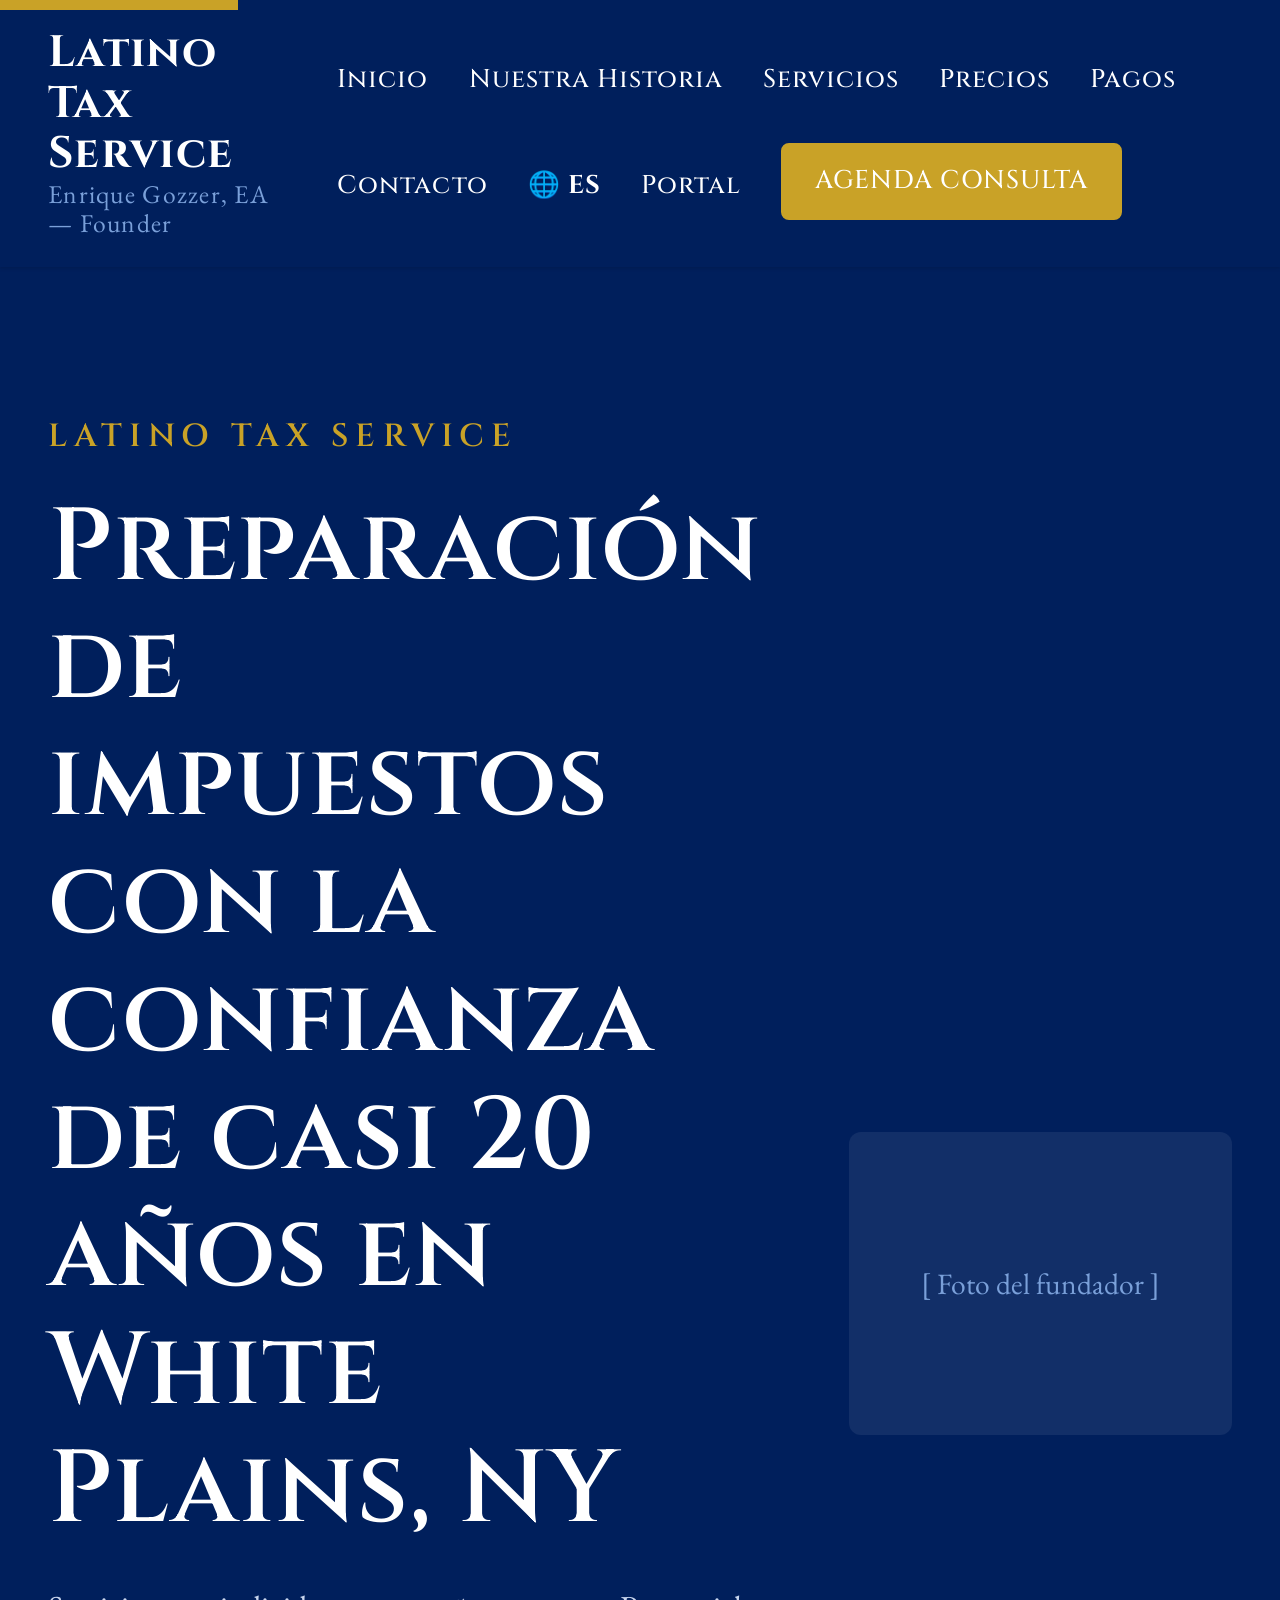
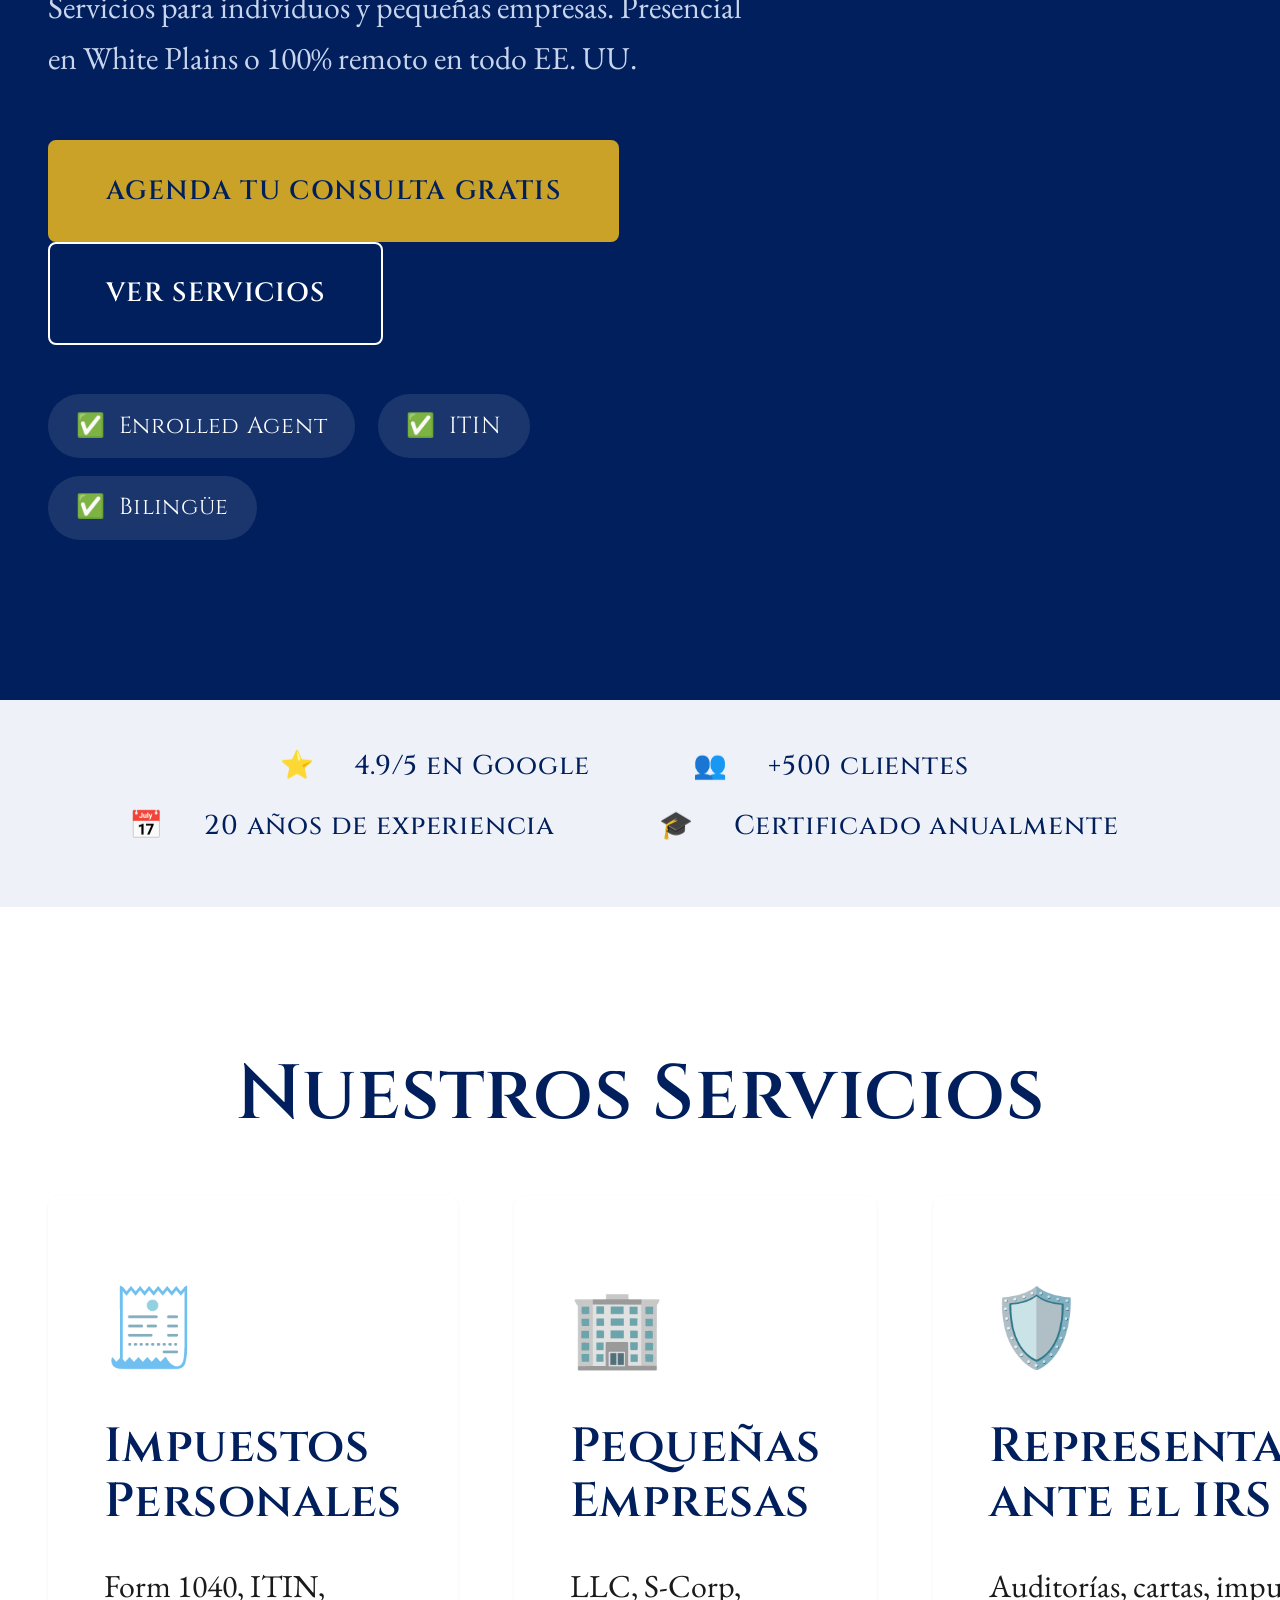
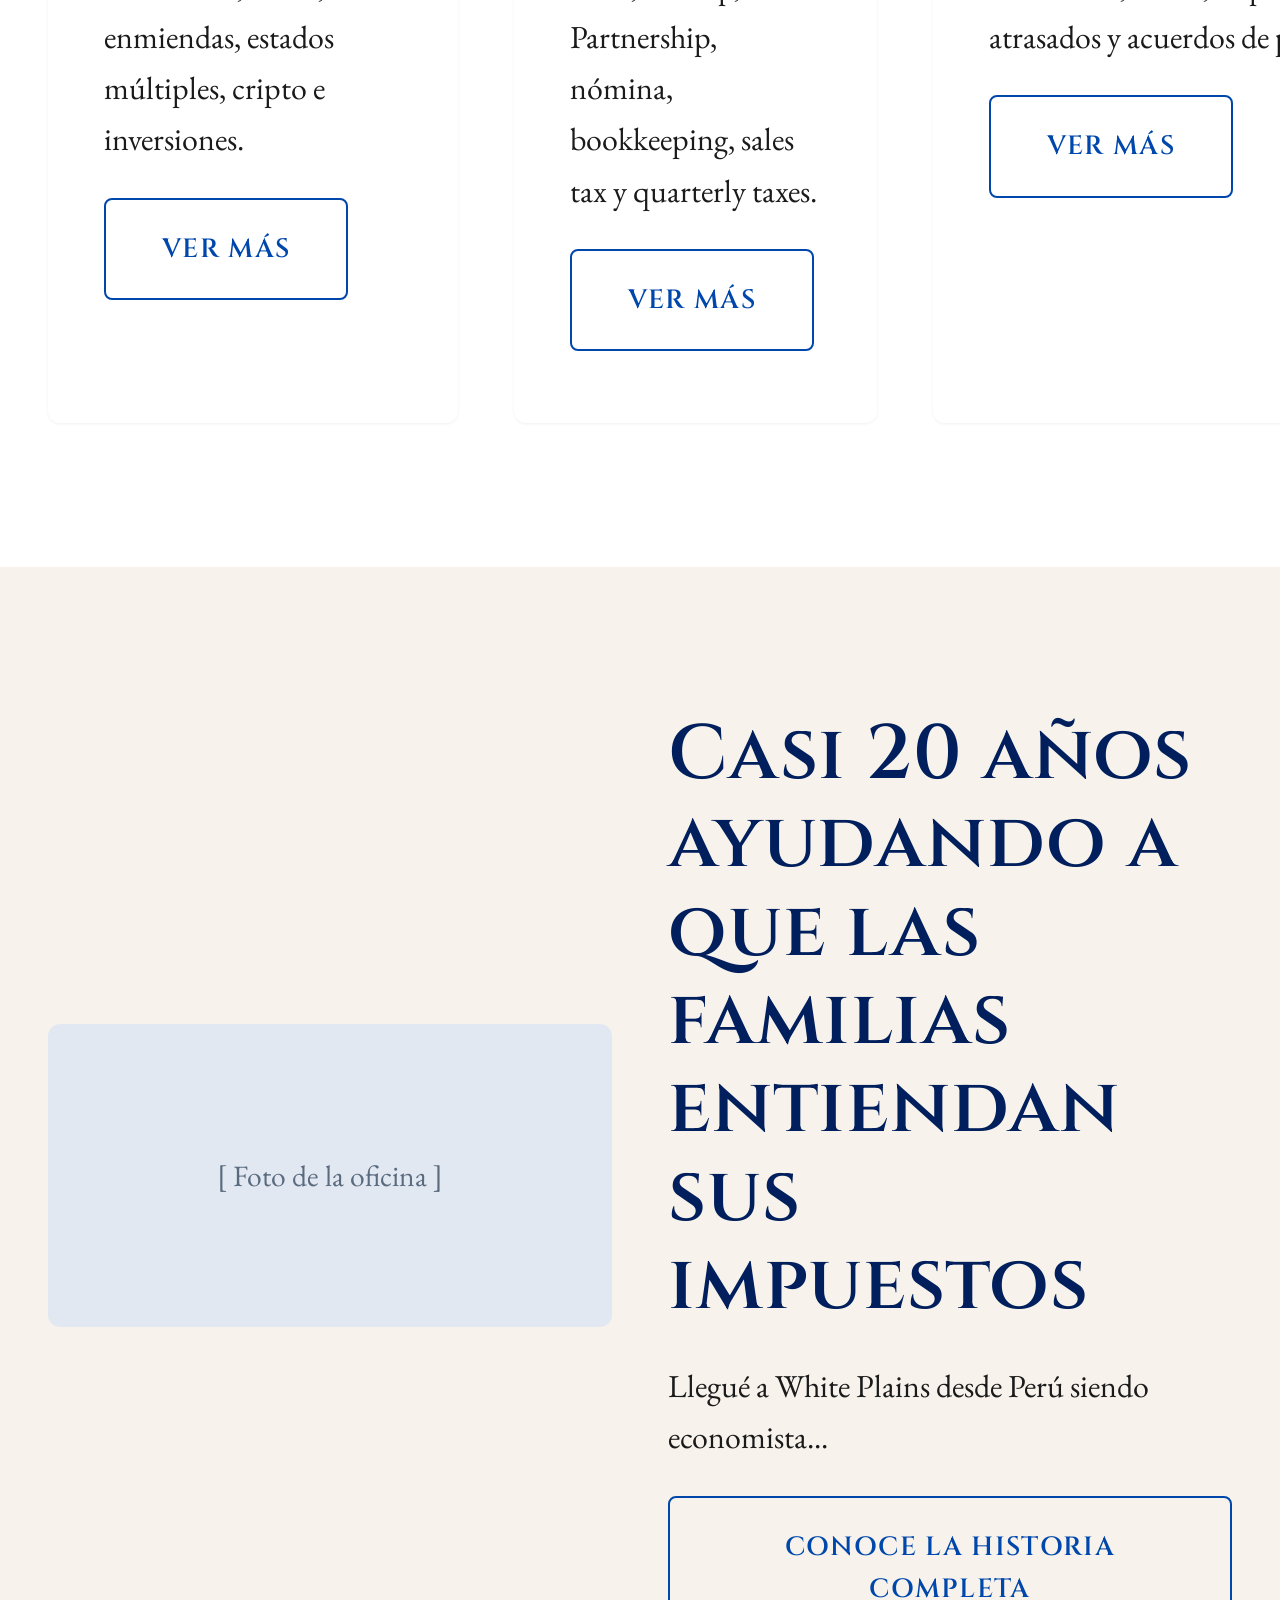
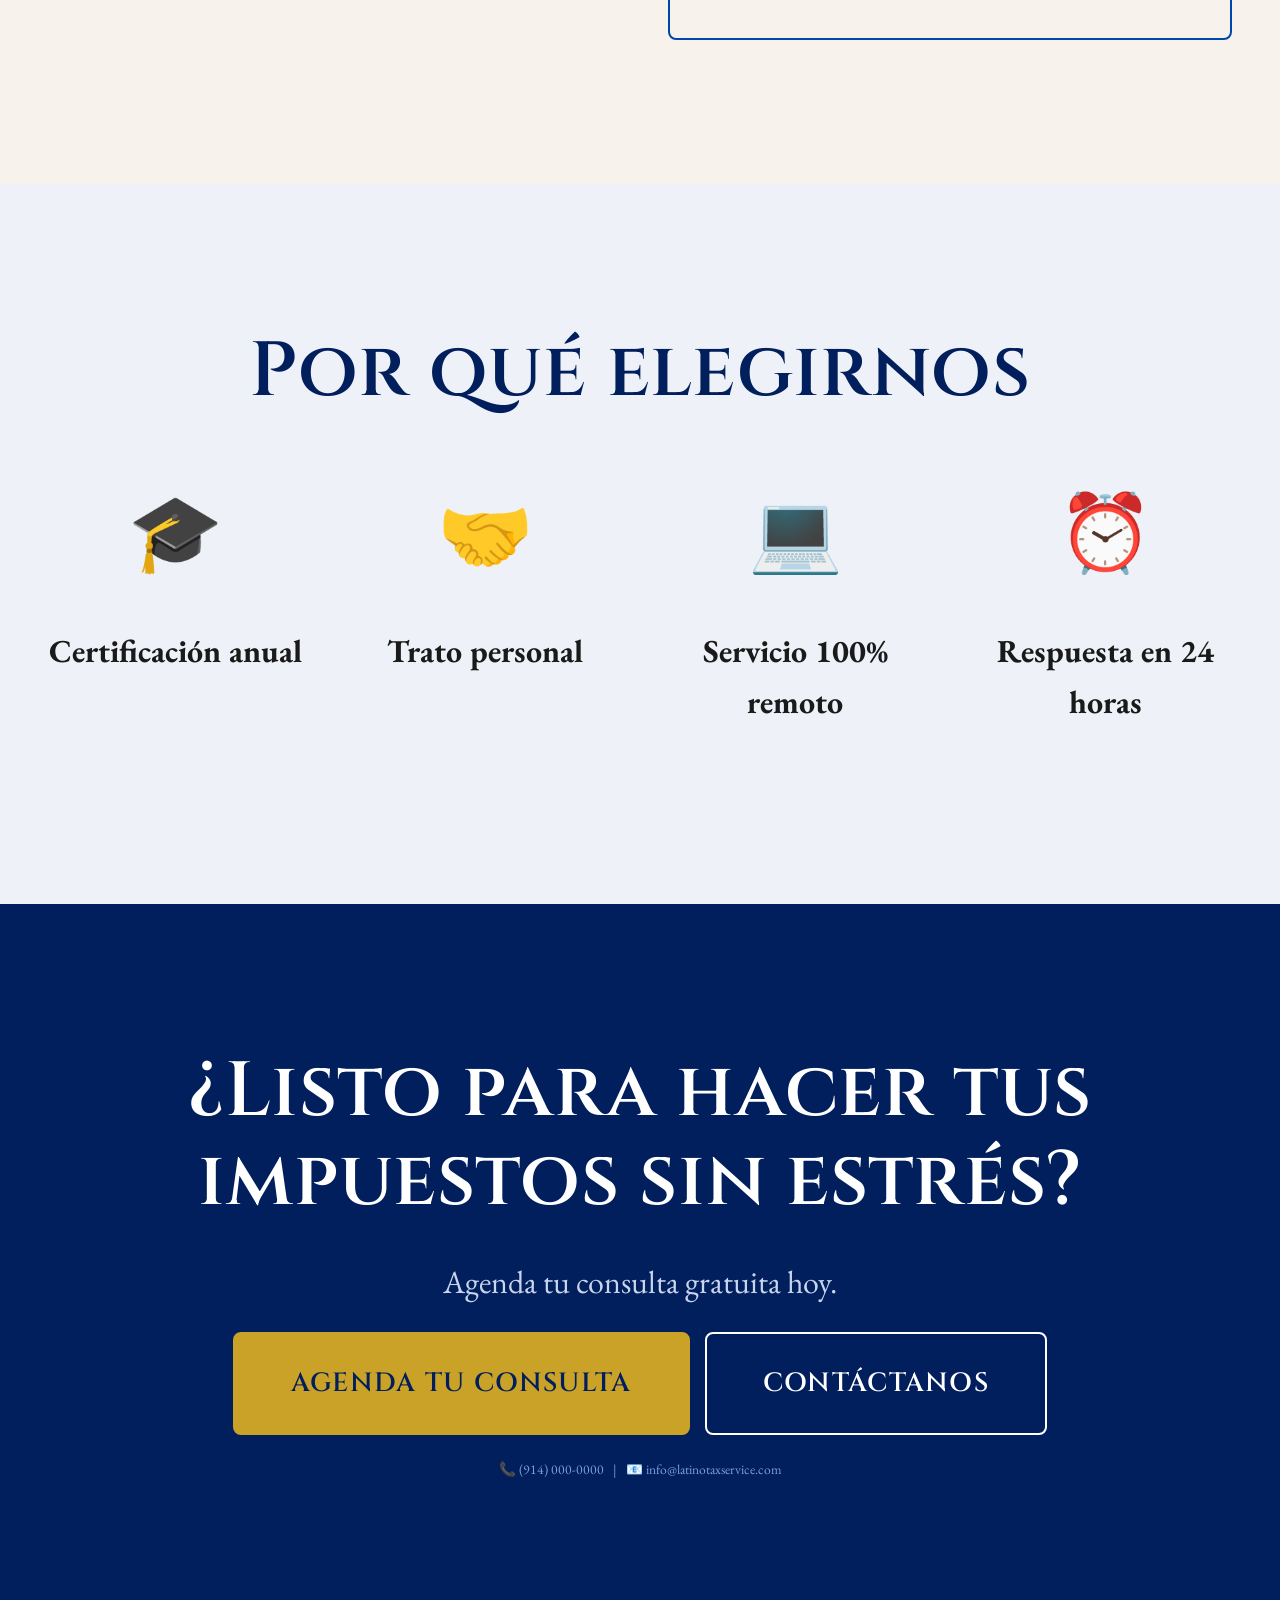
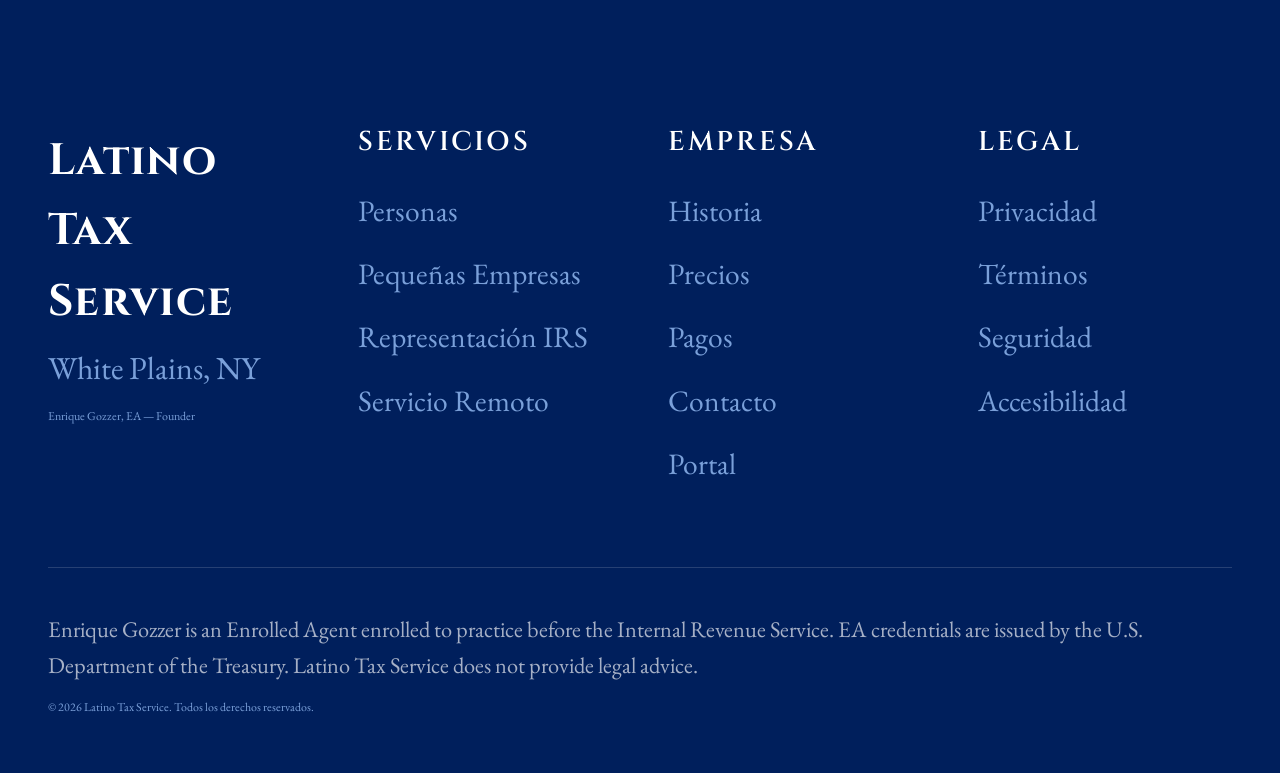
<file: index.html>
<!DOCTYPE html>
<html lang="es">
<head>
<meta charset="UTF-8">
<meta name="viewport" content="width=device-width, initial-scale=1.0">
<title>Latino Tax Service — White Plains, NY</title>
<meta name="description" content="Preparación de impuestos para individuos y pequeñas empresas en White Plains, NY. Enrolled Agent con 20 años de experiencia. Servicio remoto en todo EE. UU.">
<link href="https://fonts.googleapis.com/css2?family=Cinzel:wght@500;600;700&family=EB+Garamond:wght@400;500;600&display=swap" rel="stylesheet">
<link rel="stylesheet" href="css/styles.css">
<script type="application/ld+json">
{
  "@context": "https://schema.org",
  "@type": "AccountingService",
  "name": "Latino Tax Service",
  "founder": "Enrique Gozzer, EA",
  "address": {"@type":"PostalAddress","addressLocality":"White Plains","addressRegion":"NY","postalCode":"10601","addressCountry":"US"},
  "areaServed": "United States",
  "availableLanguage": ["es","en"]
}
</script>
</head>
<body>
<a href="#main" class="skip-link" data-i18n="skip">Saltar al contenido</a>

<header class="site-header">
  <div class="container header-inner">
    <a href="index.html" class="logo">
      <span class="logo-main">Latino Tax Service</span>
      <span class="logo-sub">Enrique Gozzer, EA — Founder</span>
    </a>
    <nav class="nav-desktop">
      <ul class="nav-list">
        <li><a href="index.html" data-i18n="nav_home">Inicio</a></li>
        <li><a href="historia.html" data-i18n="nav_story">Nuestra Historia</a></li>
        <li><a href="servicios.html" data-i18n="nav_services">Servicios</a></li>
        <li><a href="precios.html" data-i18n="nav_pricing">Precios</a></li>
        <li><a href="pagos.html" data-i18n="nav_payments">Pagos</a></li>
        <li><a href="contacto.html" data-i18n="nav_contact">Contacto</a></li>
        <li><a href="#" class="lang-toggle" style="font-weight:700;">🌐 <span class="lang-current">ES</span></a></li>
        <li><a href="portal.html" data-i18n="nav_portal">Portal</a></li>
        <li><a href="contacto.html" class="btn btn-primary btn-sm" data-i18n="nav_cta">Agenda consulta</a></li>
      </ul>
    </nav>
    <button class="mobile-toggle" aria-label="Menú">☰</button>
  </div>
</header>

<main id="main">

<section class="hero">
  <div class="container hero-inner">
    <div>
      <p class="hero-eyebrow">Latino Tax Service</p>
      <h1 data-i18n="hero_title">Preparación de impuestos con la confianza de casi 20 años en White Plains, NY</h1>
      <p class="hero-sub" data-i18n="hero_sub">Servicios para individuos y pequeñas empresas. Presencial en White Plains o 100% remoto en todo EE. UU.</p>
      <div class="hero-cta">
        <a href="contacto.html" class="btn btn-primary" data-i18n="hero_cta1">Agenda tu consulta gratis</a>
        <a href="servicios.html" class="btn btn-secondary" data-i18n="hero_cta2">Ver servicios</a>
      </div>
      <div class="badges">
        <span class="badge">✅ <span data-i18n="badge_ea">Enrolled Agent</span></span>
        <span class="badge">✅ <span data-i18n="badge_itin">ITIN</span></span>
        <span class="badge">✅ <span data-i18n="badge_bilingual">Bilingüe</span></span>
      </div>
    </div>
    <div class="hero-img">[ Foto del fundador ]</div>
  </div>
</section>

<div class="trust-bar">
  <div class="container">
    <span>⭐ <span data-i18n="trust_rating">4.9/5 en Google</span></span>
    <span>👥 <span data-i18n="trust_clients">+500 clientes</span></span>
    <span>📅 <span data-i18n="trust_years">20 años de experiencia</span></span>
    <span>🎓 <span data-i18n="trust_cert">Certificado anualmente</span></span>
  </div>
</div>

<section class="section">
  <div class="container">
    <h2 class="text-center mb-4" data-i18n="services_title">Nuestros Servicios</h2>
    <div class="grid grid-3">
      <article class="card">
        <div class="card-icon">🧾</div>
        <h3 data-i18n="srv_personal_title">Impuestos Personales</h3>
        <p data-i18n="srv_personal_desc">Form 1040, ITIN, enmiendas, estados múltiples, cripto e inversiones.</p>
        <a href="servicios.html" class="btn btn-outline" data-i18n="srv_more">Ver más</a>
      </article>
      <article class="card">
        <div class="card-icon">🏢</div>
        <h3 data-i18n="srv_business_title">Pequeñas Empresas</h3>
        <p data-i18n="srv_business_desc">LLC, S-Corp, Partnership, nómina, bookkeeping, sales tax y quarterly taxes.</p>
        <a href="servicios.html" class="btn btn-outline" data-i18n="srv_more">Ver más</a>
      </article>
      <article class="card">
        <div class="card-icon">🛡️</div>
        <h3 data-i18n="srv_irs_title">Representación ante el IRS</h3>
        <p data-i18n="srv_irs_desc">Auditorías, cartas, impuestos atrasados y acuerdos de pago.</p>
        <a href="servicios.html" class="btn btn-outline" data-i18n="srv_more">Ver más</a>
      </article>
    </div>
  </div>
</section>

<section class="section bg-cream">
  <div class="container grid grid-2 align-center">
    <div class="img-placeholder">[ Foto de la oficina ]</div>
    <div>
      <h2 data-i18n="about_title">Casi 20 años ayudando a que las familias entiendan sus impuestos</h2>
      <p data-i18n="about_text">Llegué a White Plains desde Perú siendo economista...</p>
      <a href="historia.html" class="btn btn-outline" data-i18n="about_cta">Conoce la historia completa</a>
    </div>
  </div>
</section>

<section class="section bg-gray">
  <div class="container">
    <h2 class="text-center mb-4" data-i18n="why_title">Por qué elegirnos</h2>
    <div class="grid grid-4 text-center">
      <div><div class="card-icon">🎓</div><p><strong data-i18n="why_cert">Certificación anual</strong></p></div>
      <div><div class="card-icon">🤝</div><p><strong data-i18n="why_personal">Trato personal</strong></p></div>
      <div><div class="card-icon">💻</div><p><strong data-i18n="why_remote">Servicio 100% remoto</strong></p></div>
      <div><div class="card-icon">⏰</div><p><strong data-i18n="why_fast">Respuesta en 24 horas</strong></p></div>
    </div>
  </div>
</section>

<section class="section bg-navy">
  <div class="container text-center">
    <h2 style="color:#fff;" data-i18n="cta_title">¿Listo para hacer tus impuestos sin estrés?</h2>
    <p style="color:#c8d5ed; margin-bottom:1.5rem;" data-i18n="cta_sub">Agenda tu consulta gratuita hoy.</p>
    <a href="contacto.html" class="btn btn-primary" data-i18n="cta_btn1">Agenda tu consulta</a>
    <a href="contacto.html" class="btn btn-secondary" style="margin-left:0.5rem;" data-i18n="cta_btn2">Contáctanos</a>
    <p style="margin-top:1.5rem; color:#7AA0D9; font-size:0.85rem;">📞 (914) 000-0000 &nbsp; | &nbsp; 📧 info@latinotaxservice.com</p>
  </div>
</section>

</main>

<footer class="site-footer">
  <div class="container">
    <div class="grid grid-4">
      <div>
        <div class="logo-main">Latino Tax Service</div>
        <p style="color:#7AA0D9; margin:0.4rem 0;">White Plains, NY</p>
        <p style="color:#7AA0D9; font-size:0.75rem;">Enrique Gozzer, EA — Founder</p>
      </div>
      <div><h4 data-i18n="footer_services">Servicios</h4><ul>
        <li><a href="servicios.html" data-i18n="footer_personal">Personas</a></li>
        <li><a href="servicios.html" data-i18n="footer_business">Pequeñas Empresas</a></li>
        <li><a href="servicios.html" data-i18n="footer_irs">Representación IRS</a></li>
        <li><a href="servicios.html" data-i18n="footer_remote">Servicio Remoto</a></li>
      </ul></div>
      <div><h4 data-i18n="footer_company">Empresa</h4><ul>
        <li><a href="historia.html" data-i18n="footer_story">Historia</a></li>
        <li><a href="precios.html" data-i18n="footer_pricing">Precios</a></li>
        <li><a href="pagos.html" data-i18n="footer_payments">Pagos</a></li>
        <li><a href="contacto.html" data-i18n="footer_contact">Contacto</a></li>
        <li><a href="portal.html" data-i18n="footer_portal">Portal</a></li>
      </ul></div>
      <div><h4 data-i18n="footer_legal">Legal</h4><ul>
        <li><a href="#" data-i18n="footer_privacy">Privacidad</a></li>
        <li><a href="#" data-i18n="footer_terms">Términos</a></li>
        <li><a href="#" data-i18n="footer_security">Seguridad</a></li>
        <li><a href="#" data-i18n="footer_access">Accesibilidad</a></li>
      </ul></div>
    </div>
    <div class="disclaimer">Enrique Gozzer is an Enrolled Agent enrolled to practice before the Internal Revenue Service. EA credentials are issued by the U.S. Department of the Treasury. Latino Tax Service does not provide legal advice.</div>
    <p style="margin-top:0.85rem; color:#7AA0D9; font-size:0.75rem;">© <span id="year">2025</span> Latino Tax Service. <span data-i18n="footer_rights">Todos los derechos reservados.</span></p>
  </div>
</footer>

<script src="js/i18n.js"></script>
<script src="js/main.js"></script>
</body>
</html>
</file>
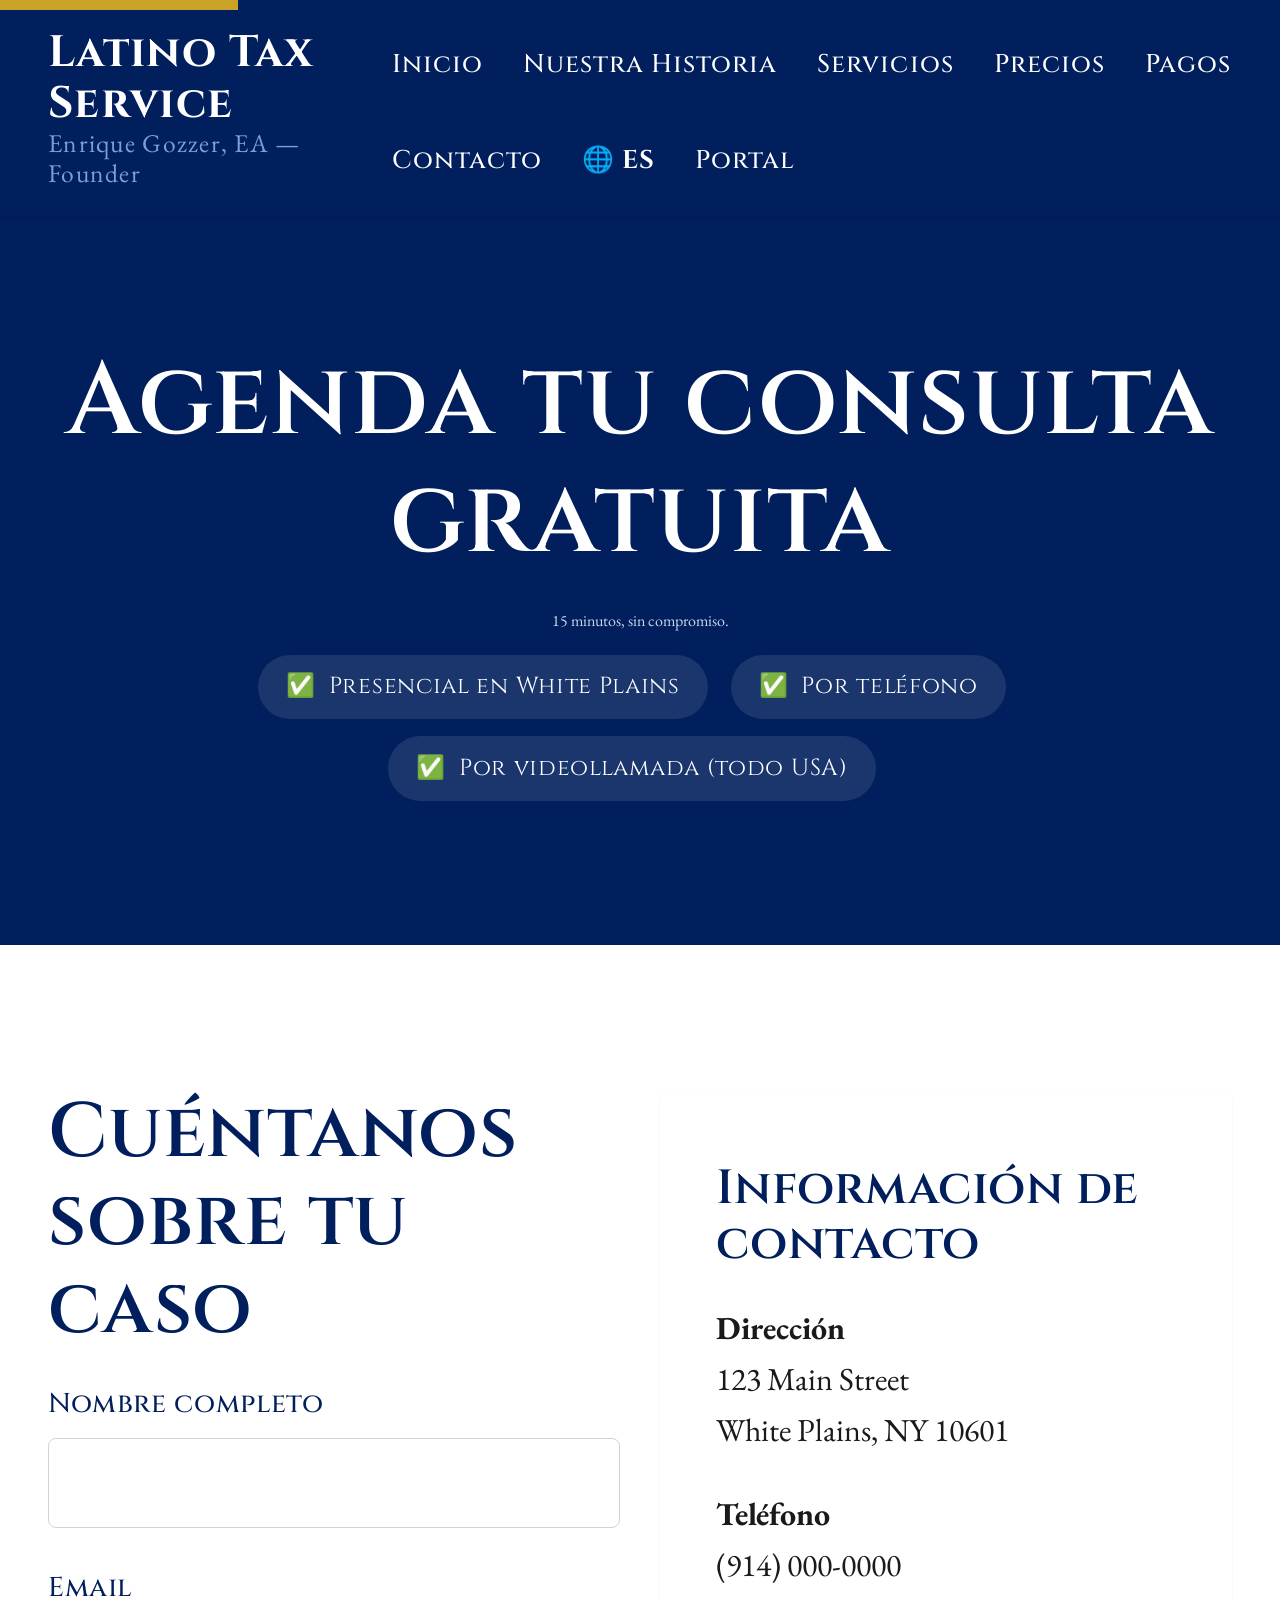
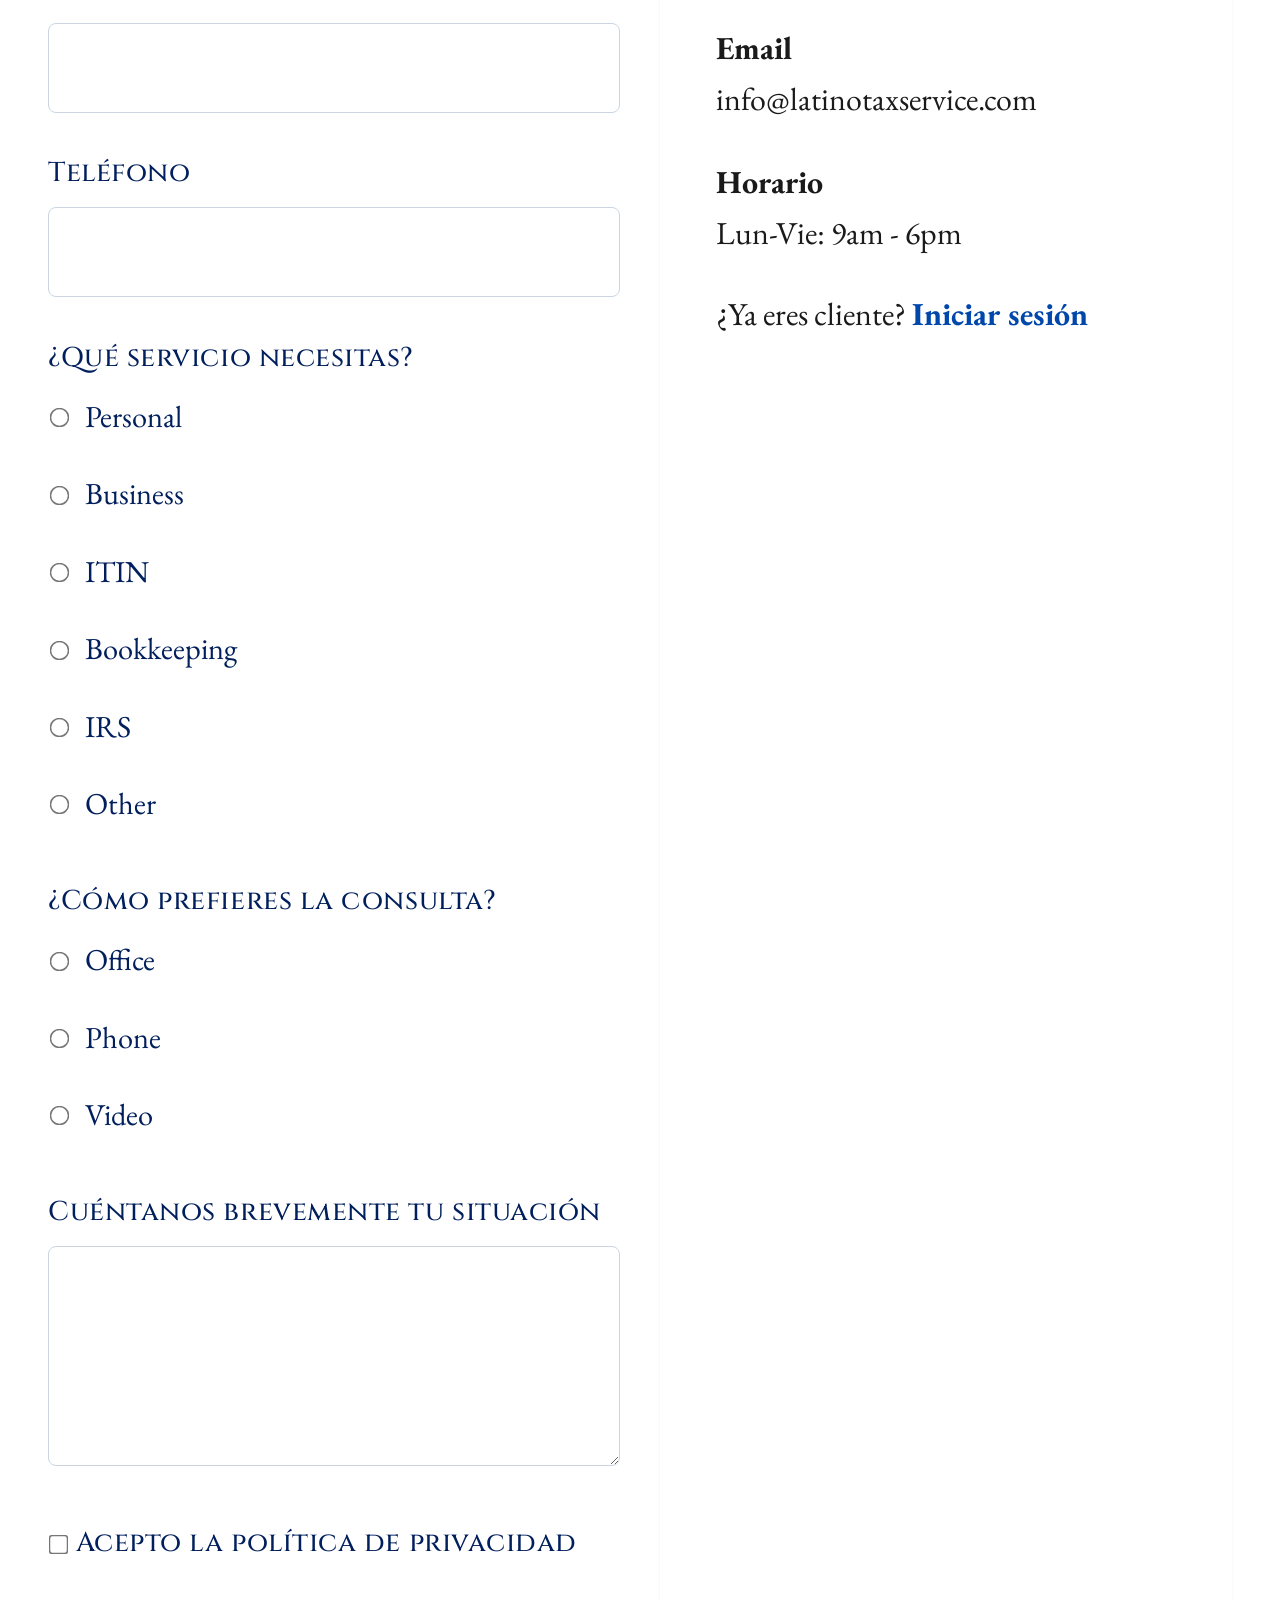
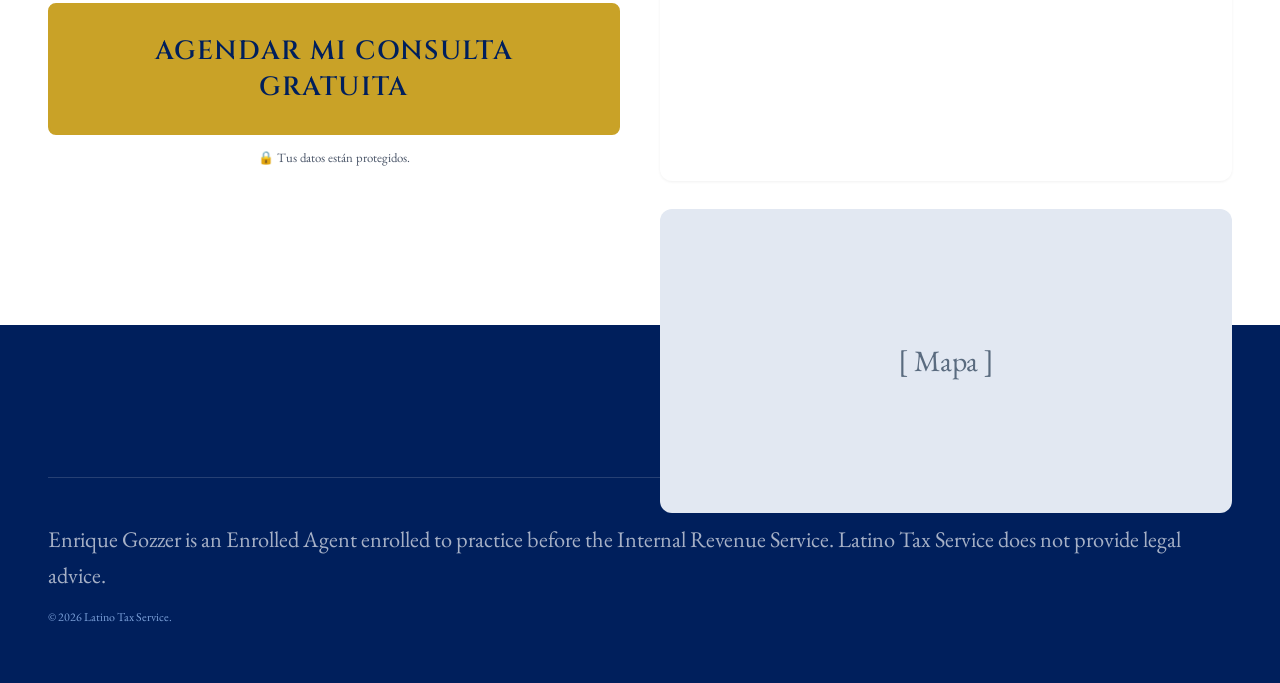
<file: contacto.html>
<!DOCTYPE html>
<html lang="es">
<head>
<meta charset="UTF-8">
<meta name="viewport" content="width=device-width, initial-scale=1.0">
<title>Contacto — Latino Tax Service</title>
<link href="https://fonts.googleapis.com/css2?family=Cinzel:wght@500;600;700&family=EB+Garamond:wght@400;500;600&display=swap" rel="stylesheet">
<link rel="stylesheet" href="css/styles.css">
</head>
<body>
<a href="#main" class="skip-link" data-i18n="skip">Saltar al contenido</a>

<header class="site-header">
  <div class="container header-inner">
    <a href="index.html" class="logo">
      <span class="logo-main">Latino Tax Service</span>
      <span class="logo-sub">Enrique Gozzer, EA — Founder</span>
    </a>
    <nav class="nav-desktop">
      <ul class="nav-list">
        <li><a href="index.html" data-i18n="nav_home">Inicio</a></li>
        <li><a href="historia.html" data-i18n="nav_story">Nuestra Historia</a></li>
        <li><a href="servicios.html" data-i18n="nav_services">Servicios</a></li>
        <li><a href="precios.html" data-i18n="nav_pricing">Precios</a></li>
        <li><a href="pagos.html" data-i18n="nav_payments">Pagos</a></li>
        <li><a href="contacto.html" data-i18n="nav_contact">Contacto</a></li>
        <li><a href="#" class="lang-toggle" style="font-weight:700;">🌐 <span class="lang-current">ES</span></a></li>
        <li><a href="portal.html" data-i18n="nav_portal">Portal</a></li>
      </ul>
    </nav>
    <button class="mobile-toggle" aria-label="Menú">☰</button>
  </div>
</header>

<main id="main">

<section class="hero page-hero">
  <div class="container text-center">
    <h1 data-i18n="contact_hero">Agenda tu consulta gratuita</h1>
    <p style="color:#c8d5ed; font-size:1rem;" data-i18n="contact_sub">15 minutos, sin compromiso.</p>
    <div style="margin-top:1.25rem;">
      <span class="badge">✅ <span data-i18n="contact_tag1">Presencial en White Plains</span></span>
      <span class="badge">✅ <span data-i18n="contact_tag2">Por teléfono</span></span>
      <span class="badge">✅ <span data-i18n="contact_tag3">Por videollamada (todo USA)</span></span>
    </div>
  </div>
</section>

<section class="section">
  <div class="container">
    <div class="grid grid-2" style="gap:2.5rem;">
      <div>
        <h2 data-i18n="contact_form_title">Cuéntanos sobre tu caso</h2>
        <form id="contact-form" action="https://api.web3forms.com/submit" method="POST" novalidate>
          <input type="hidden" name="access_key" value="TU_ACCESS_KEY">
          <input type="hidden" name="subject" value="Consulta desde latinotaxservice.com">
          <input type="checkbox" name="botcheck" style="display:none">

          <div class="form-group">
            <label for="name" data-i18n="contact_name">Nombre completo *</label>
            <input type="text" id="name" name="name" required>
            <span class="form-error">Este campo es obligatorio.</span>
          </div>
          <div class="form-group">
            <label for="email" data-i18n="contact_email">Email *</label>
            <input type="email" id="email" name="email" required>
            <span class="form-error">Ingresa un email válido.</span>
          </div>
          <div class="form-group">
            <label for="phone" data-i18n="contact_phone">Teléfono *</label>
            <input type="tel" id="phone" name="phone" required>
            <span class="form-error">Este campo es obligatorio.</span>
          </div>
          <div class="form-group">
            <label data-i18n="contact_service">¿Qué servicio necesitas? *</label>
            <div class="radio-group">
              <label><input type="radio" name="service" value="personal" required> Personal</label>
              <label><input type="radio" name="service" value="business"> Business</label>
              <label><input type="radio" name="service" value="itin"> ITIN</label>
              <label><input type="radio" name="service" value="bookkeeping"> Bookkeeping</label>
              <label><input type="radio" name="service" value="irs"> IRS</label>
              <label><input type="radio" name="service" value="other"> Other</label>
            </div>
          </div>
          <div class="form-group">
            <label data-i18n="contact_mode">¿Cómo prefieres la consulta? *</label>
            <div class="radio-group">
              <label><input type="radio" name="mode" value="office" required> Office</label>
              <label><input type="radio" name="mode" value="phone"> Phone</label>
              <label><input type="radio" name="mode" value="video"> Video</label>
            </div>
          </div>
          <div class="form-group">
            <label for="message" data-i18n="contact_message">Cuéntanos brevemente tu situación</label>
            <textarea id="message" name="message" rows="4"></textarea>
          </div>
          <div class="form-group">
            <label class="checkbox-label"><input type="checkbox" name="privacy" required> <span data-i18n="contact_privacy">Acepto la política de privacidad</span></label>
          </div>
          <button type="submit" class="btn btn-primary" style="width:100%;" data-i18n="contact_submit">AGENDAR MI CONSULTA GRATUITA</button>
          <p class="text-muted" style="font-size:0.8rem; margin-top:0.85rem; text-align:center;" data-i18n="contact_secure">🔒 Tus datos están protegidos.</p>
        </form>
      </div>
      <div>
        <div class="card contact-info">
          <h3 data-i18n="contact_info">Información de contacto</h3>
          <p><strong data-i18n="contact_addr">Dirección</strong><br>123 Main Street<br>White Plains, NY 10601</p>
          <p><strong>Teléfono</strong><br>(914) 000-0000</p>
          <p><strong>Email</strong><br>info@latinotaxservice.com</p>
          <p><strong data-i18n="contact_sched">Horario</strong><br>Lun-Vie: 9am - 6pm</p>
          <p style="margin-top:1.5rem;"><span data-i18n="contact_client">¿Ya eres cliente?</span> <a href="portal.html"><strong data-i18n="contact_login">Iniciar sesión</strong></a></p>
        </div>
        <div class="img-placeholder" style="margin-top:1.75rem;">[ Mapa ]</div>
      </div>
    </div>
  </div>
</section>

</main>

<footer class="site-footer">
  <div class="container">
    <div class="disclaimer">Enrique Gozzer is an Enrolled Agent enrolled to practice before the Internal Revenue Service. Latino Tax Service does not provide legal advice.</div>
    <p style="margin-top:0.85rem; color:#7AA0D9; font-size:0.75rem;">© <span id="year">2025</span> Latino Tax Service.</p>
  </div>
</footer>

<script src="js/i18n.js"></script>
<script src="js/main.js"></script>
<script src="js/form.js"></script>
</body>
</html>
</file>
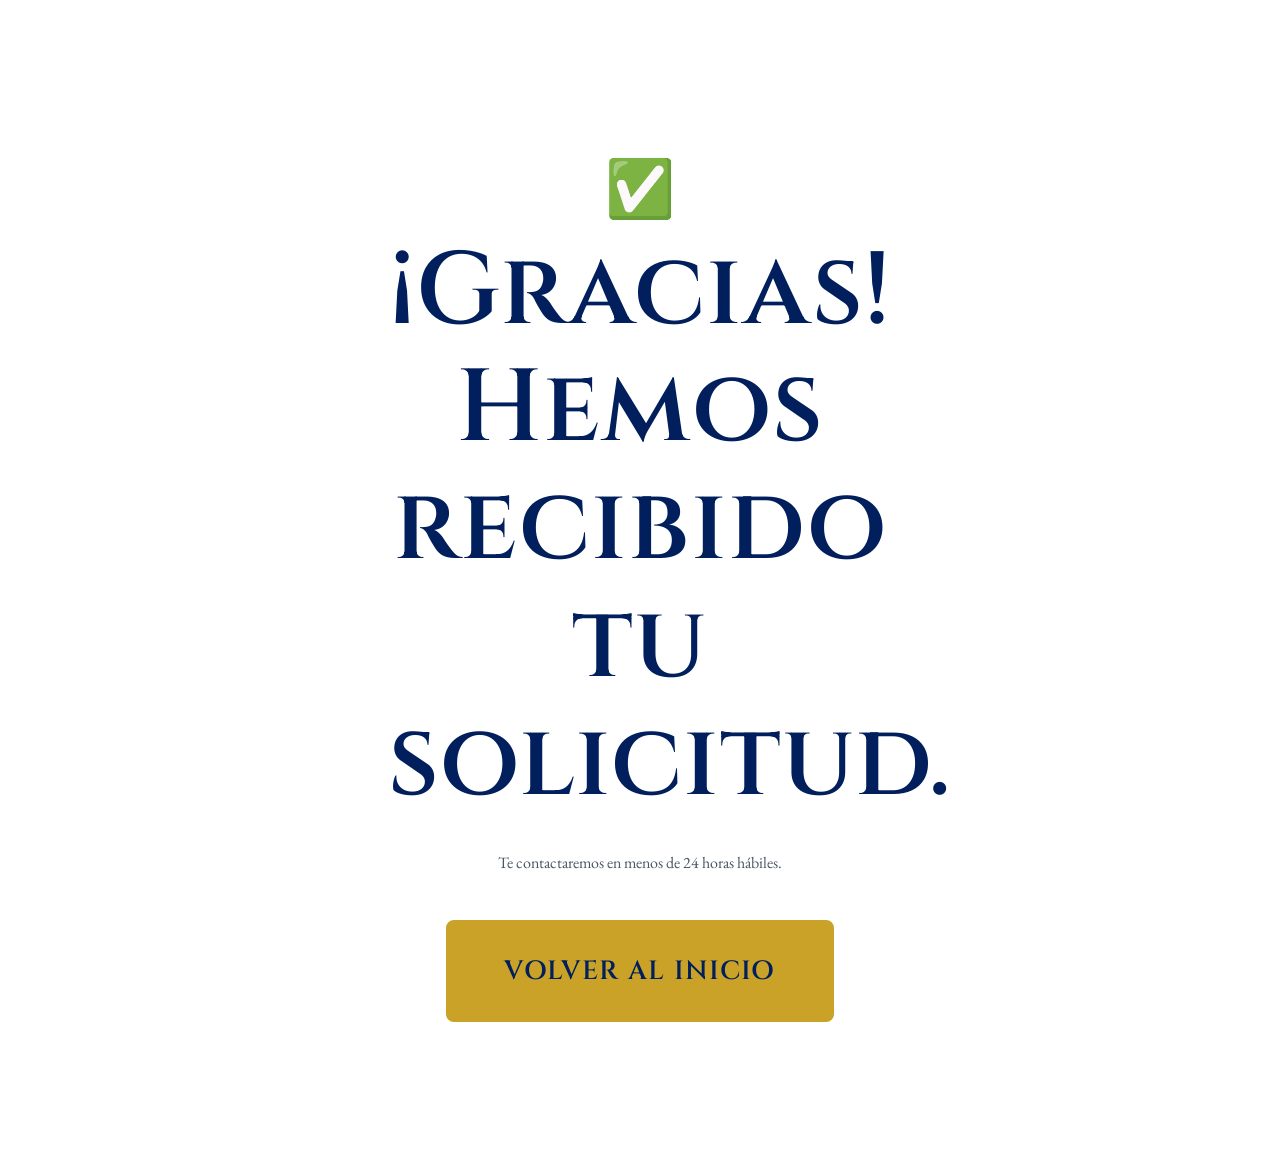
<file: gracias.html>
<!DOCTYPE html>
<html lang="es">
<head>
<meta charset="UTF-8">
<meta name="viewport" content="width=device-width, initial-scale=1.0">
<title>Gracias — Latino Tax Service</title>
<link href="https://fonts.googleapis.com/css2?family=Cinzel:wght@500;600;700&family=EB+Garamond:wght@400;500;600&display=swap" rel="stylesheet">
<link rel="stylesheet" href="css/styles.css">
</head>
<body>
<section class="section" style="min-height:70vh; display:flex; align-items:center;">
  <div class="container text-center" style="max-width:600px;">
    <div style="font-size:3.5rem;">✅</div>
    <h1 data-i18n="gracias_title">¡Gracias! Hemos recibido tu solicitud.</h1>
    <p class="text-muted" style="font-size:1rem;" data-i18n="gracias_sub">Te contactaremos en menos de 24 horas hábiles.</p>
    <a href="index.html" class="btn btn-primary" style="margin-top:1.75rem;" data-i18n="gracias_back">Volver al inicio</a>
  </div>
</section>
<script src="js/i18n.js"></script>
</body>
</html>
</file>
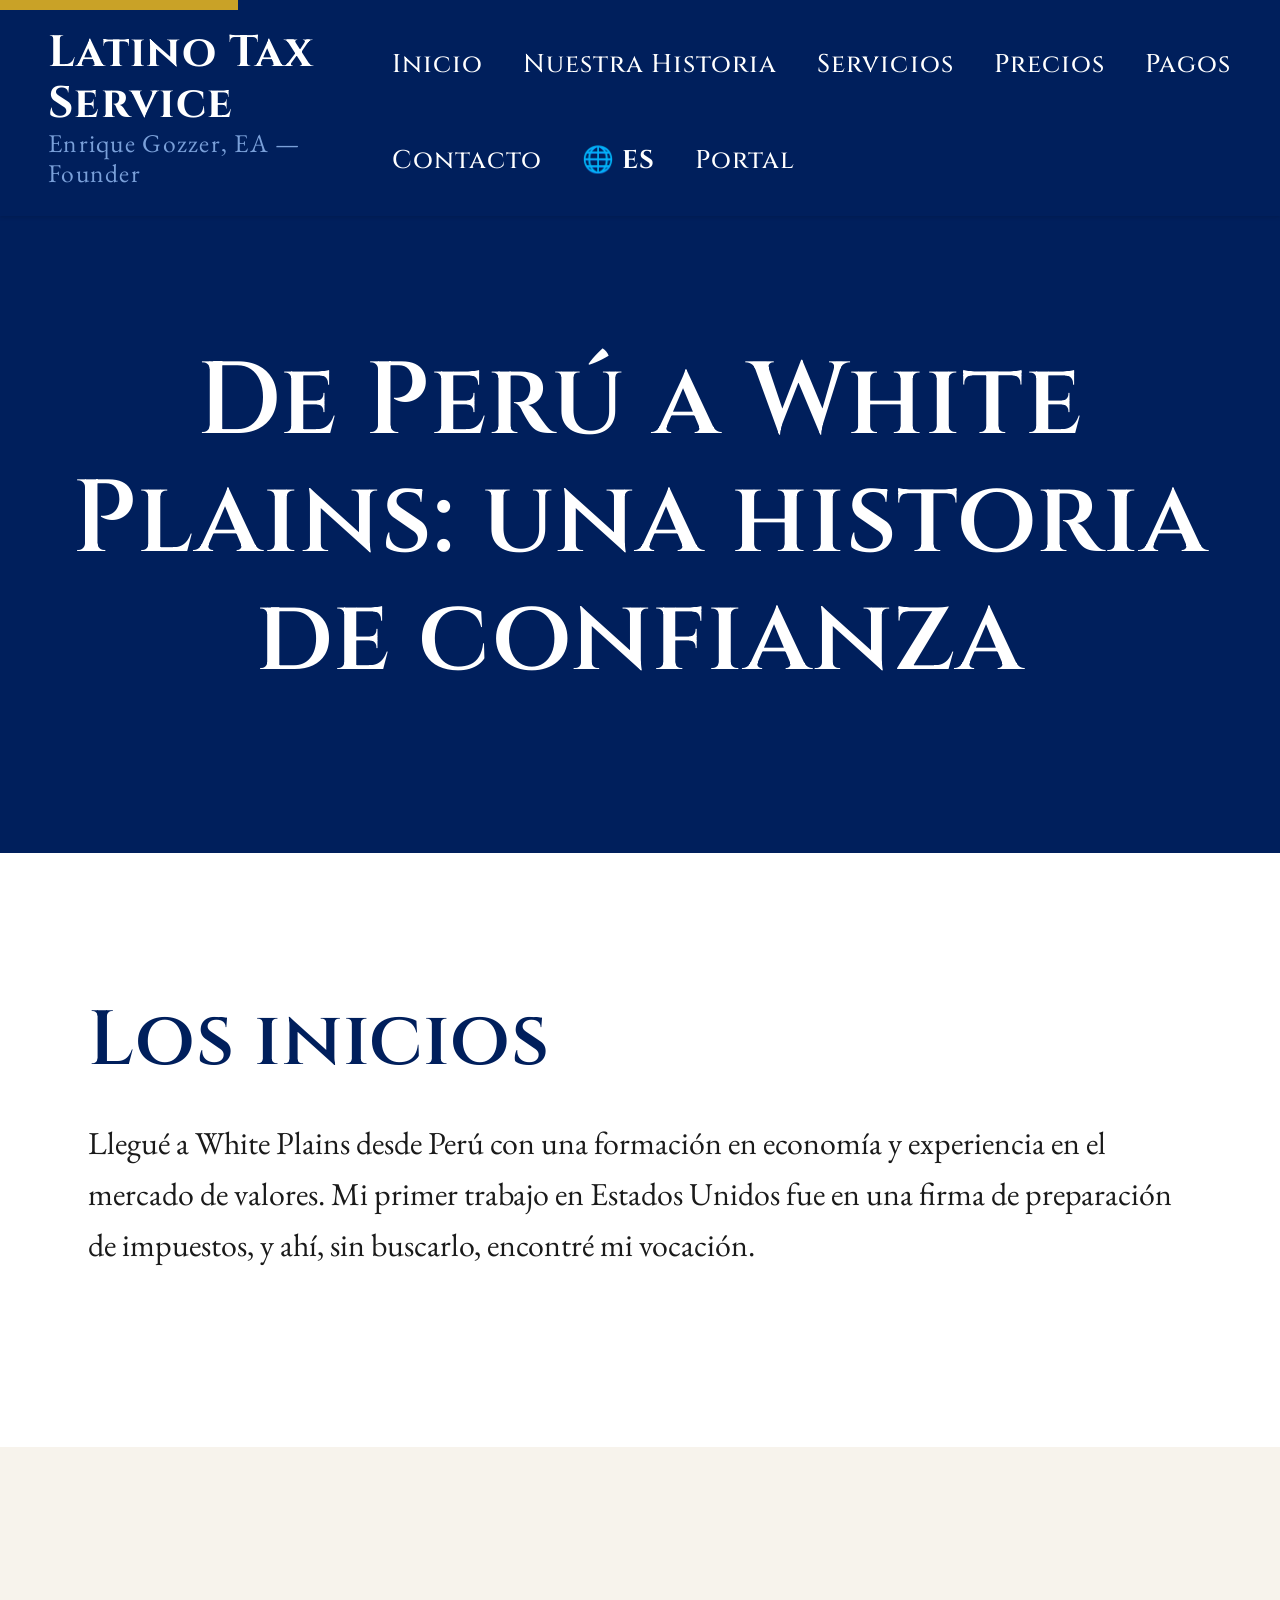
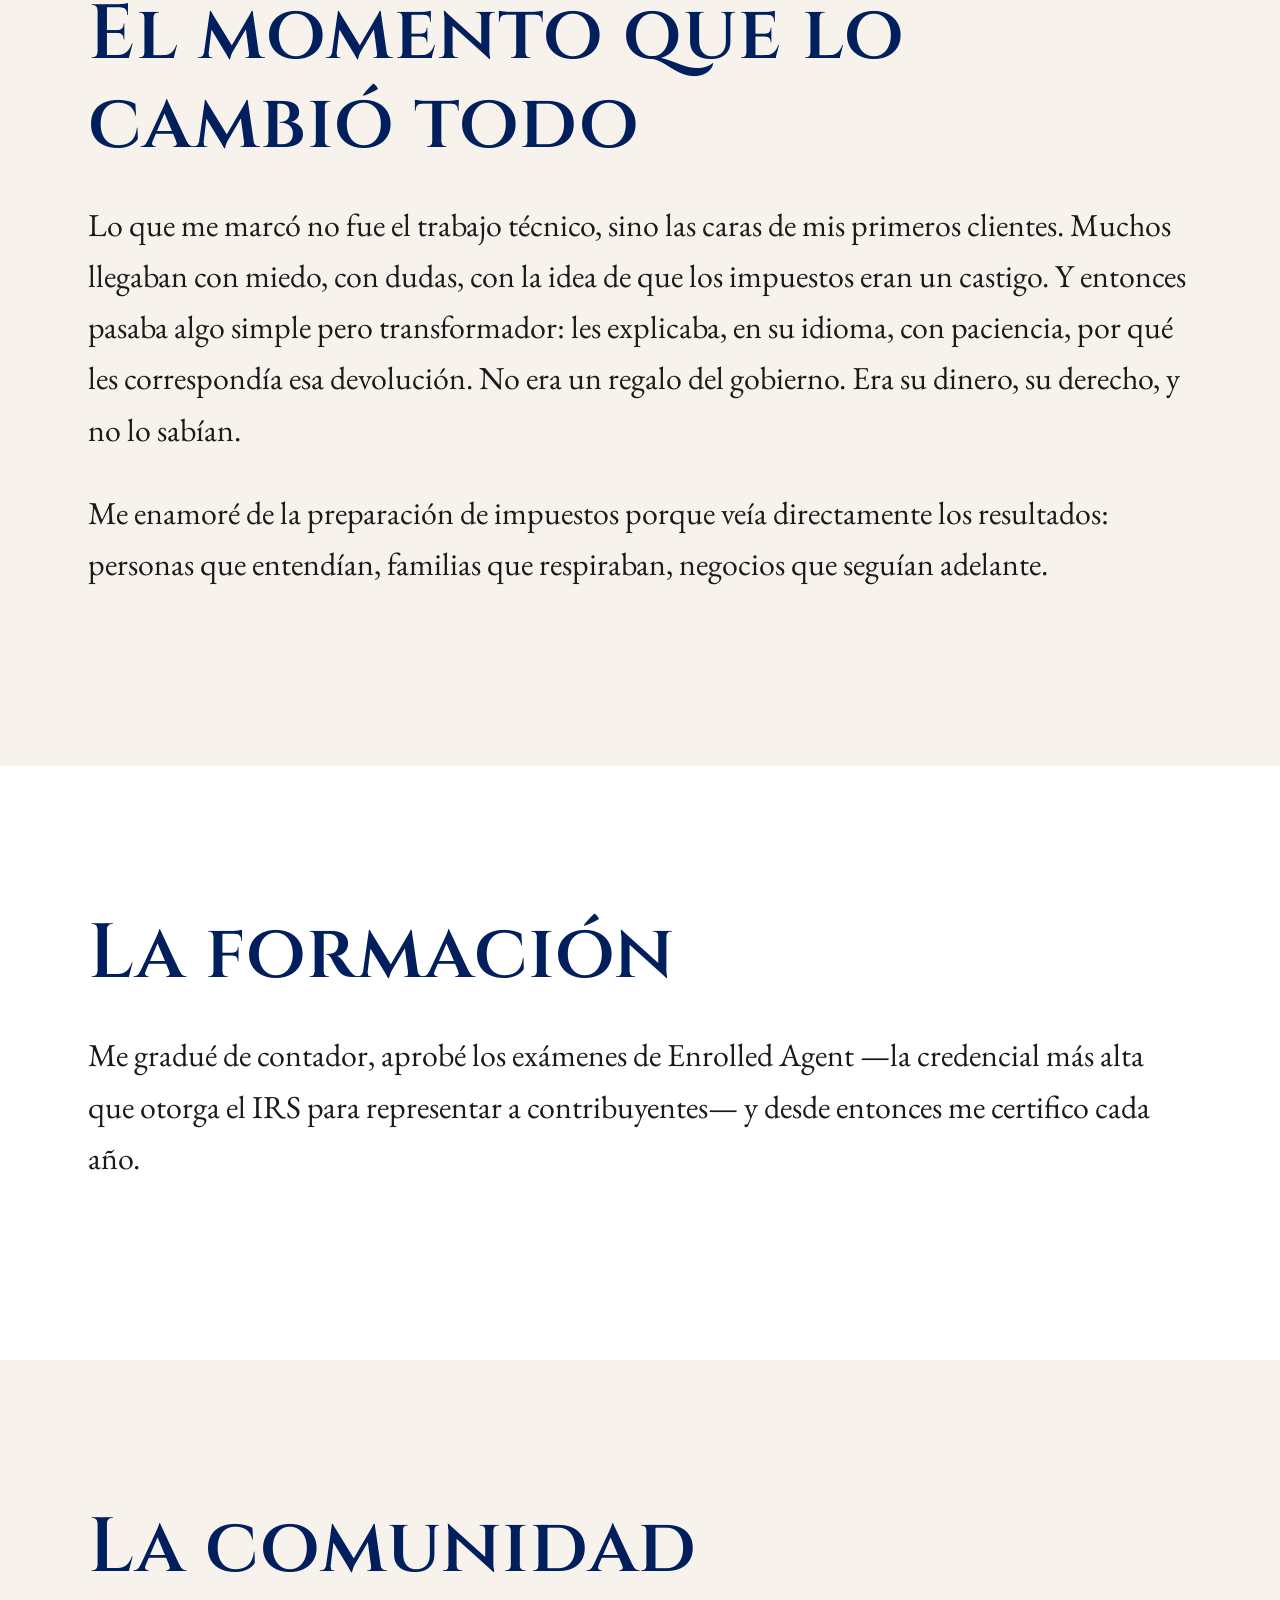
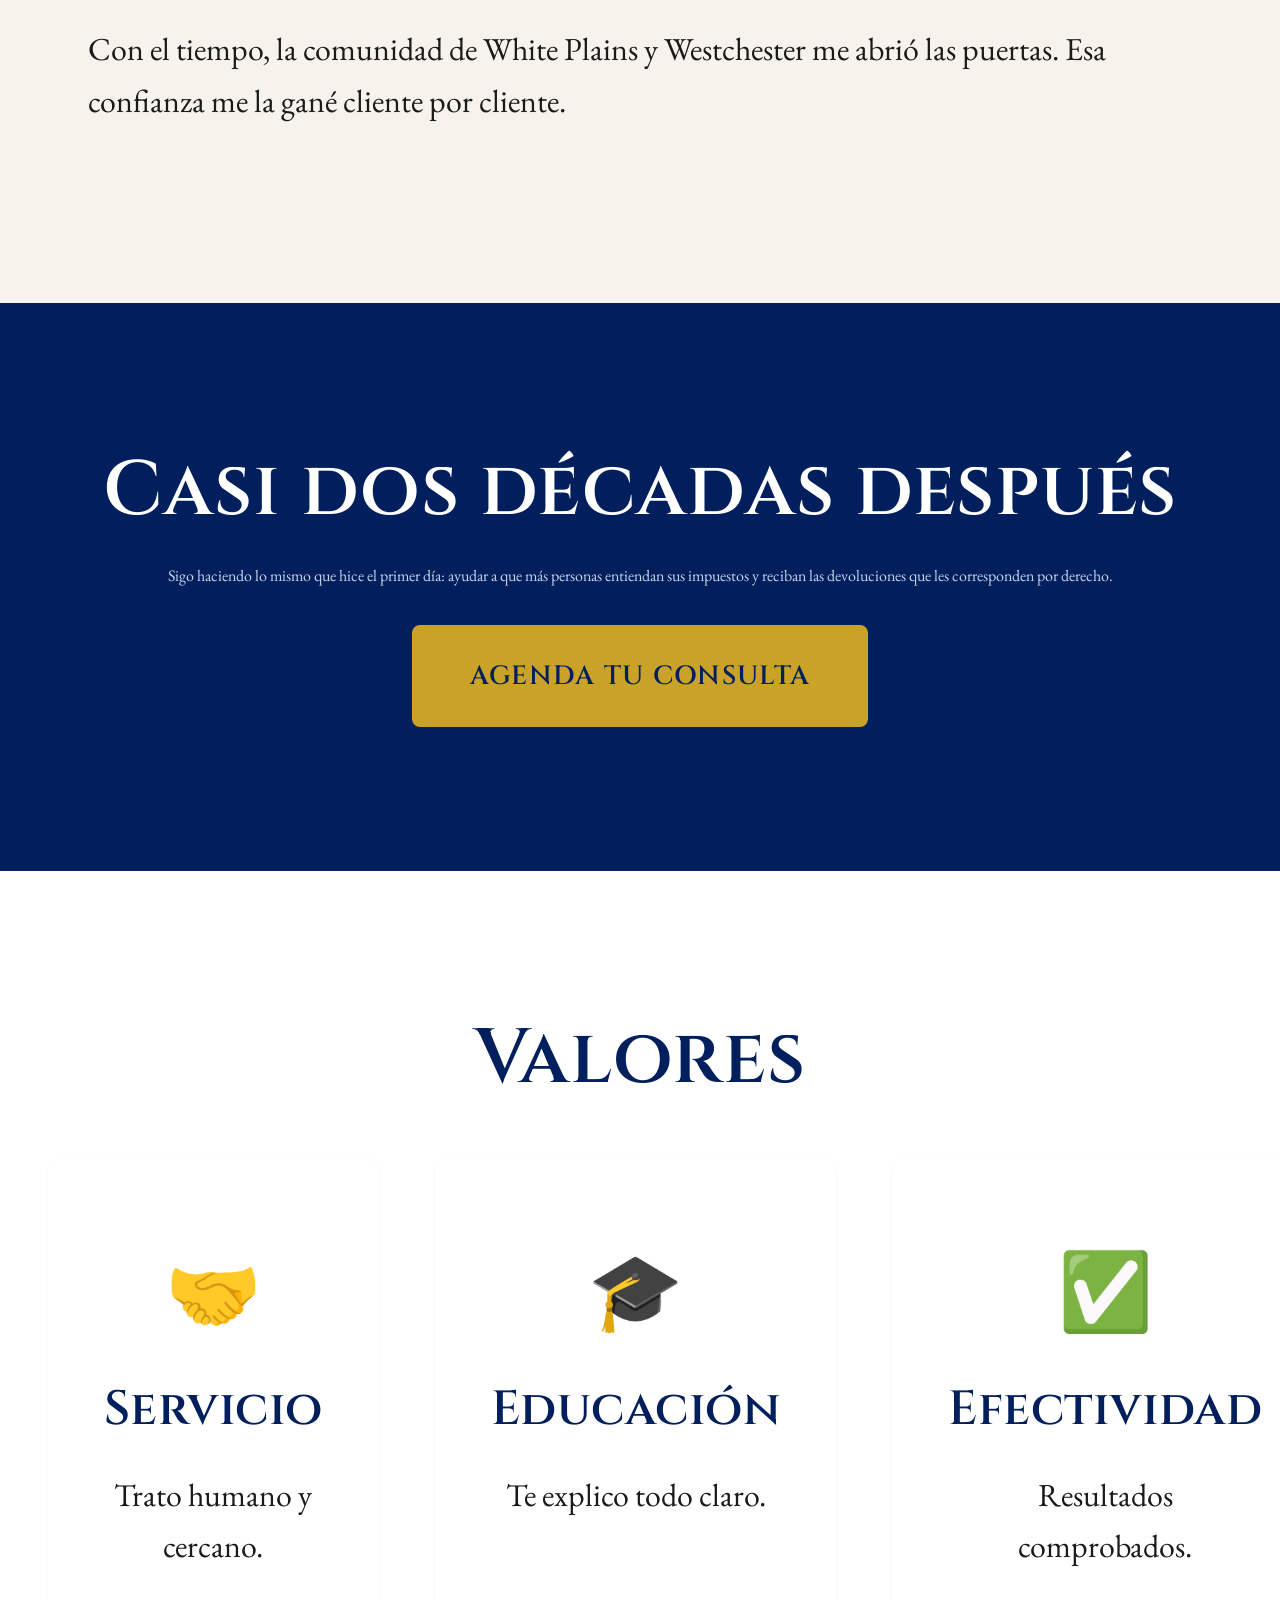
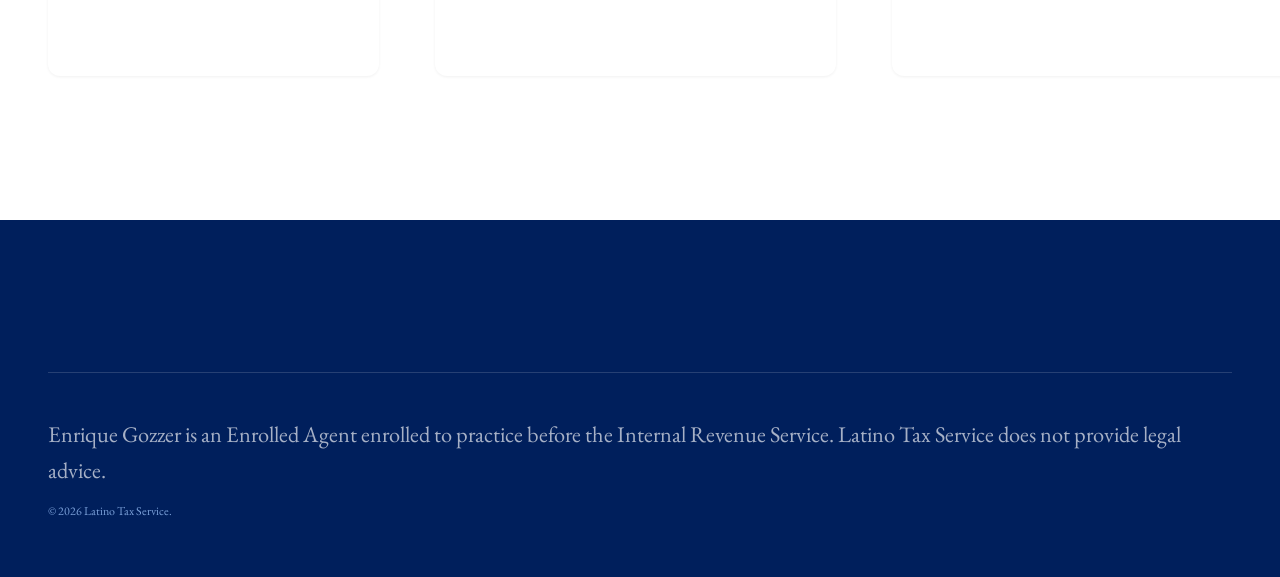
<file: historia.html>
<!DOCTYPE html>
<html lang="es">
<head>
<meta charset="UTF-8">
<meta name="viewport" content="width=device-width, initial-scale=1.0">
<title>Nuestra Historia — Latino Tax Service</title>
<link href="https://fonts.googleapis.com/css2?family=Cinzel:wght@500;600;700&family=EB+Garamond:wght@400;500;600&display=swap" rel="stylesheet">
<link rel="stylesheet" href="css/styles.css">
</head>
<body>
<a href="#main" class="skip-link" data-i18n="skip">Saltar al contenido</a>

<header class="site-header">
  <div class="container header-inner">
    <a href="index.html" class="logo">
      <span class="logo-main">Latino Tax Service</span>
      <span class="logo-sub">Enrique Gozzer, EA — Founder</span>
    </a>
    <nav class="nav-desktop">
      <ul class="nav-list">
        <li><a href="index.html" data-i18n="nav_home">Inicio</a></li>
        <li><a href="historia.html" data-i18n="nav_story">Nuestra Historia</a></li>
        <li><a href="servicios.html" data-i18n="nav_services">Servicios</a></li>
        <li><a href="precios.html" data-i18n="nav_pricing">Precios</a></li>
        <li><a href="pagos.html" data-i18n="nav_payments">Pagos</a></li>
        <li><a href="contacto.html" data-i18n="nav_contact">Contacto</a></li>
        <li><a href="#" class="lang-toggle" style="font-weight:700;">🌐 <span class="lang-current">ES</span></a></li>
        <li><a href="portal.html" data-i18n="nav_portal">Portal</a></li>
      </ul>
    </nav>
    <button class="mobile-toggle" aria-label="Menú">☰</button>
  </div>
</header>

<main id="main">

<section class="hero page-hero">
  <div class="container text-center">
    <h1 data-i18n="story_hero">De Perú a White Plains: una historia de confianza</h1>
  </div>
</section>

<section class="section">
  <div class="container narrow">
    <h2 data-i18n="story_s1_t">Los inicios</h2>
    <p data-i18n="story_s1_p">Llegué a White Plains desde Perú con una formación en economía y experiencia en el mercado de valores. Mi primer trabajo en Estados Unidos fue en una firma de preparación de impuestos, y ahí, sin buscarlo, encontré mi vocación.</p>
  </div>
</section>

<section class="section bg-cream">
  <div class="container narrow">
    <h2 data-i18n="story_s2_t">El momento que lo cambió todo</h2>
    <p data-i18n="story_s2_p1">Lo que me marcó no fue el trabajo técnico, sino las caras de mis primeros clientes. Muchos llegaban con miedo, con dudas, con la idea de que los impuestos eran un castigo. Y entonces pasaba algo simple pero transformador: les explicaba, en su idioma, con paciencia, por qué les correspondía esa devolución. No era un regalo del gobierno. Era su dinero, su derecho, y no lo sabían.</p>
    <p data-i18n="story_s2_p2">Me enamoré de la preparación de impuestos porque veía directamente los resultados: personas que entendían, familias que respiraban, negocios que seguían adelante. Verlos sonreír al entender —algunos por primera vez— fue lo que me decidió a quedarme.</p>
  </div>
</section>

<section class="section">
  <div class="container narrow">
    <h2 data-i18n="story_s3_t">La formación</h2>
    <p data-i18n="story_s3_p">Me gradué de contador, aprobé los exámenes de Enrolled Agent —la credencial más alta que otorga el IRS para representar a contribuyentes— y desde entonces me certifico cada año para mantenerme al día con las leyes fiscales.</p>
  </div>
</section>

<section class="section bg-cream">
  <div class="container narrow">
    <h2 data-i18n="story_s4_t">La comunidad</h2>
    <p data-i18n="story_s4_p">Con el tiempo, la comunidad de White Plains y Westchester me abrió las puertas. No por publicidad, sino por algo más simple: explicar bien, tratar con respeto y hacer las cosas bien. Esa confianza me la gané cliente por cliente, y es la misma que hoy ofrezco a familias y pequeños negocios en todo Estados Unidos.</p>
  </div>
</section>

<section class="section bg-navy">
  <div class="container narrow text-center">
    <h2 style="color:#fff;" data-i18n="story_close_t">Casi dos décadas después</h2>
    <p style="color:#c8d5ed; font-size:1rem;" data-i18n="story_close_p">Sigo haciendo lo mismo que hice el primer día: ayudar a que más personas entiendan sus impuestos y reciban las devoluciones que les corresponden por derecho y que muchas veces no sabían que podían reclamar.</p>
    <a href="contacto.html" class="btn btn-primary" style="margin-top:1.25rem;" data-i18n="story_close_cta">Agenda tu consulta</a>
  </div>
</section>

<section class="section">
  <div class="container">
    <h2 class="text-center mb-4" data-i18n="values_title">Valores</h2>
    <div class="grid grid-3">
      <div class="card text-center"><div class="card-icon">🤝</div><h3 data-i18n="val_service">Servicio</h3><p data-i18n="val_service_d">Trato humano y cercano.</p></div>
      <div class="card text-center"><div class="card-icon">🎓</div><h3 data-i18n="val_edu">Educación</h3><p data-i18n="val_edu_d">Te explico todo claro.</p></div>
      <div class="card text-center"><div class="card-icon">✅</div><h3 data-i18n="val_eff">Efectividad</h3><p data-i18n="val_eff_d">Resultados comprobados.</p></div>
    </div>
  </div>
</section>

</main>

<footer class="site-footer">
  <div class="container">
    <div class="disclaimer">Enrique Gozzer is an Enrolled Agent enrolled to practice before the Internal Revenue Service. Latino Tax Service does not provide legal advice.</div>
    <p style="margin-top:0.85rem; color:#7AA0D9; font-size:0.75rem;">© <span id="year">2025</span> Latino Tax Service.</p>
  </div>
</footer>

<script src="js/i18n.js"></script>
<script src="js/main.js"></script>
</body>
</html>
</file>
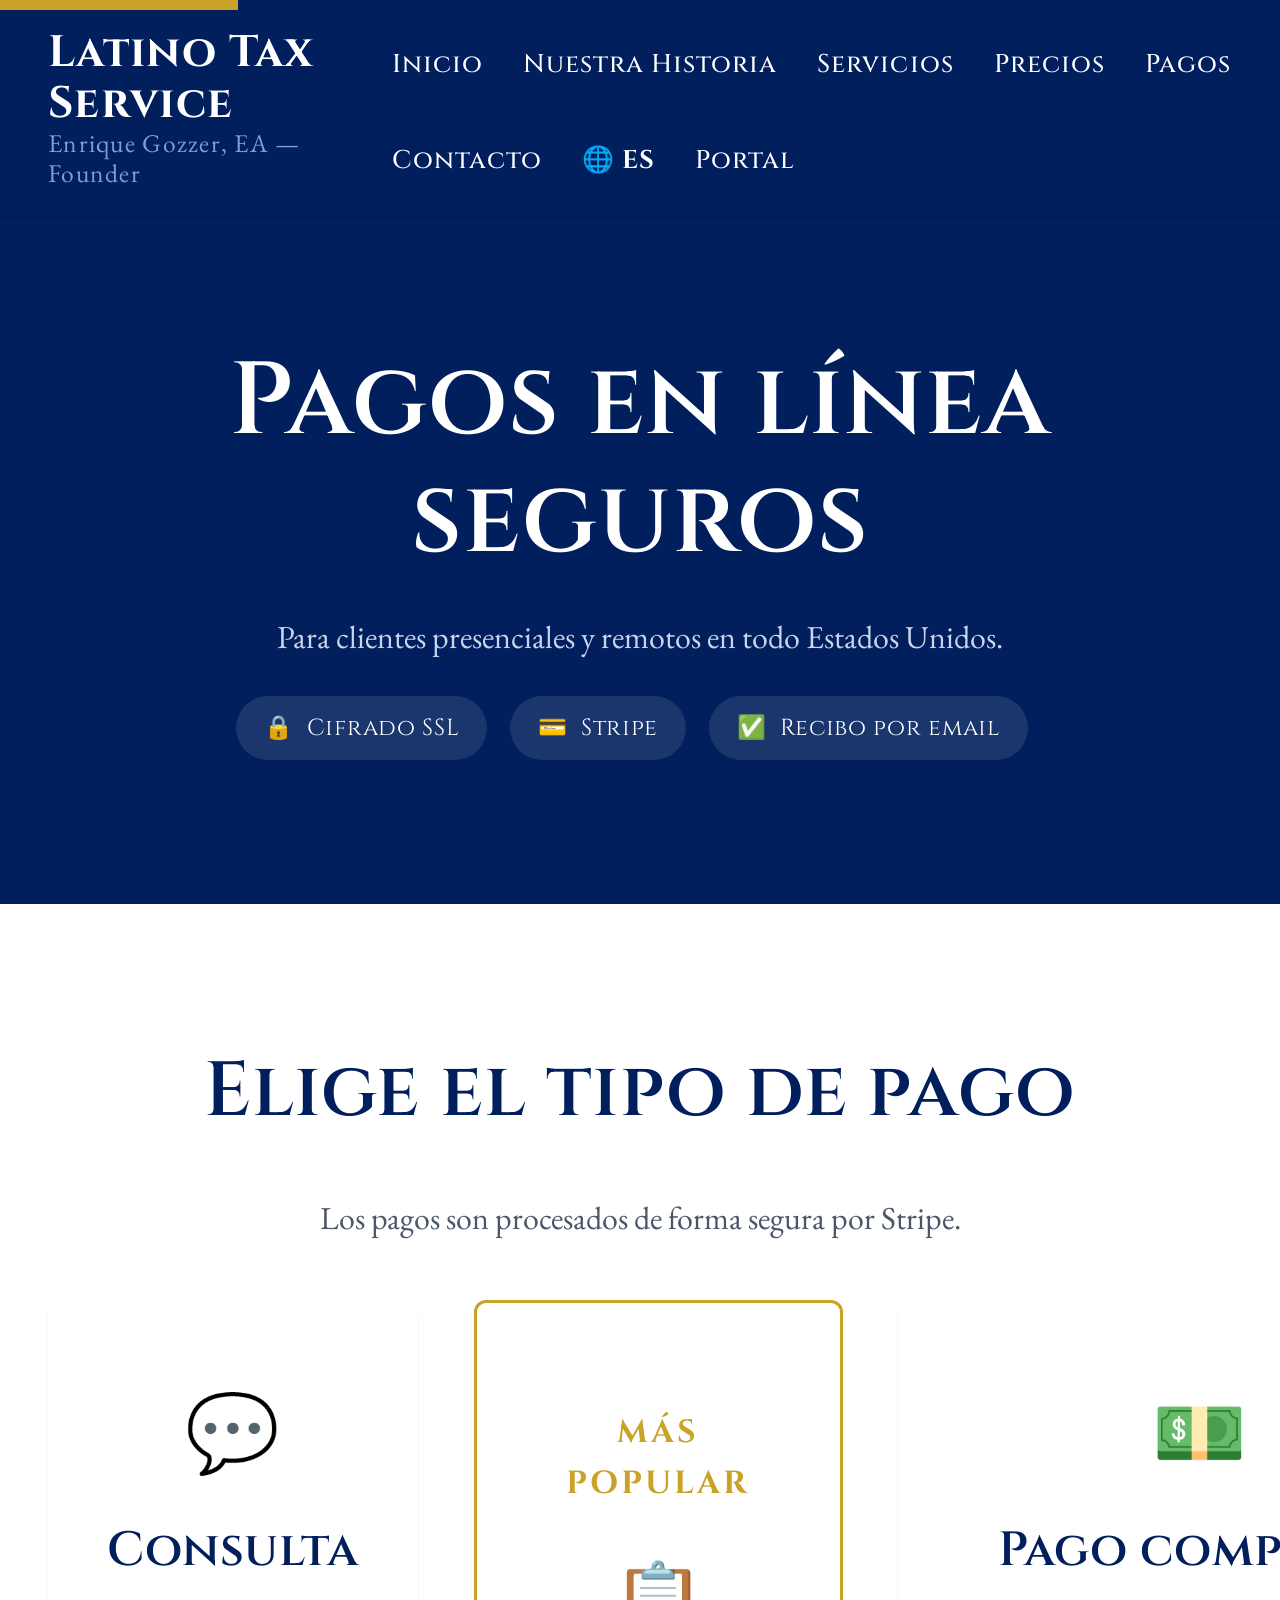
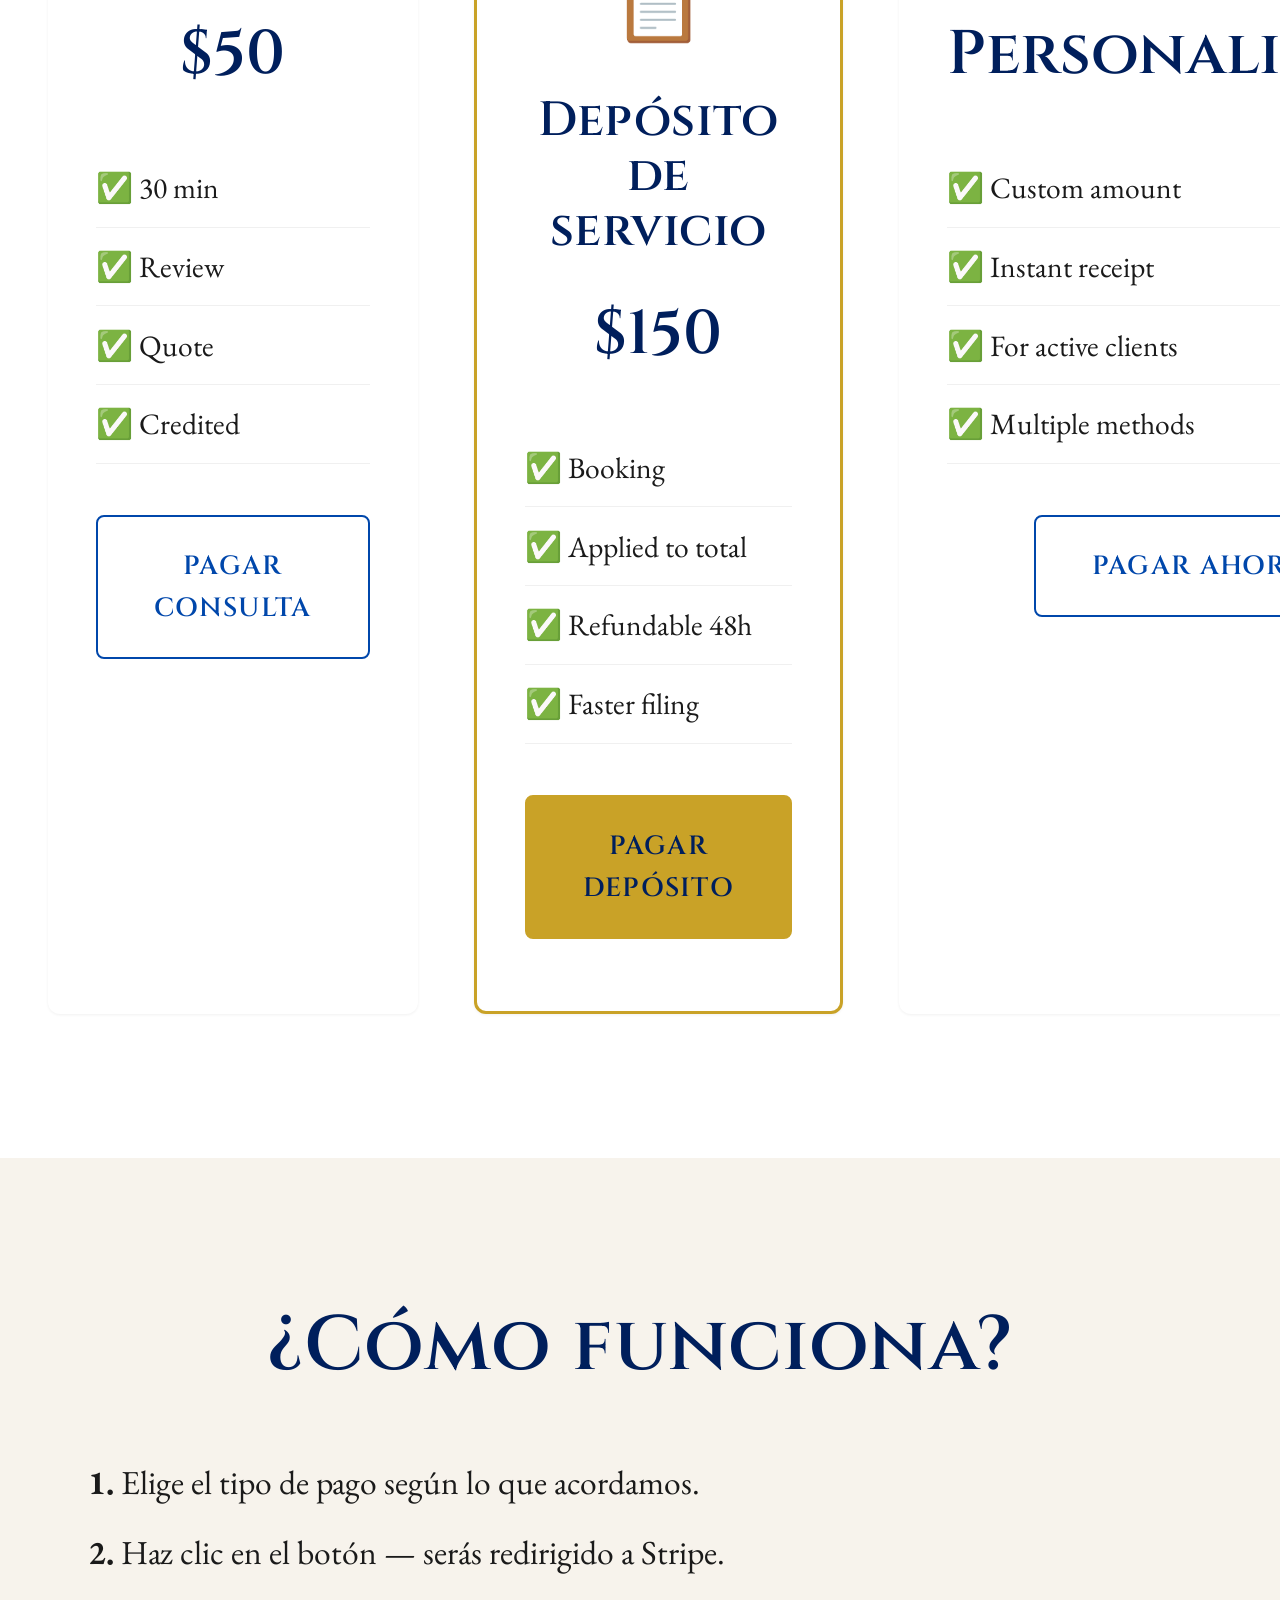
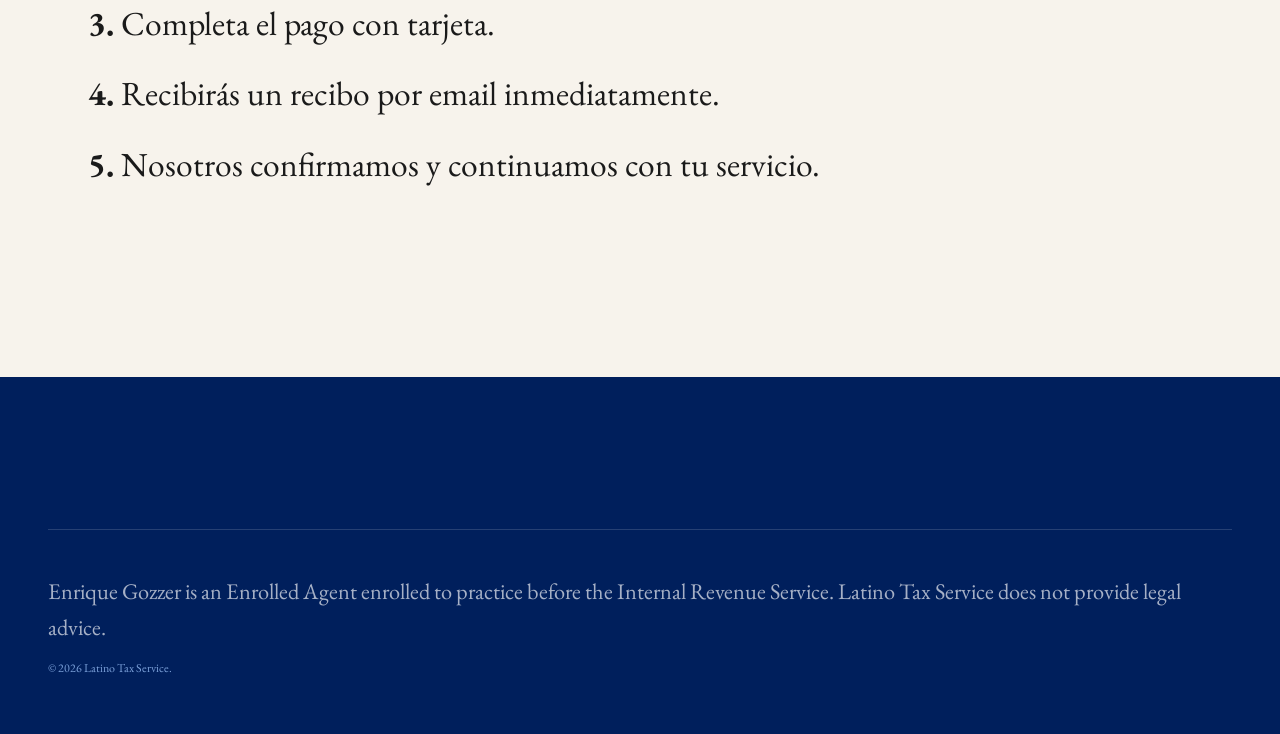
<file: pagos.html>
<!DOCTYPE html>
<html lang="es">
<head>
<meta charset="UTF-8">
<meta name="viewport" content="width=device-width, initial-scale=1.0">
<title>Pagos — Latino Tax Service</title>
<link href="https://fonts.googleapis.com/css2?family=Cinzel:wght@500;600;700&family=EB+Garamond:wght@400;500;600&display=swap" rel="stylesheet">
<link rel="stylesheet" href="css/styles.css">
</head>
<body>
<a href="#main" class="skip-link" data-i18n="skip">Saltar al contenido</a>

<header class="site-header">
  <div class="container header-inner">
    <a href="index.html" class="logo">
      <span class="logo-main">Latino Tax Service</span>
      <span class="logo-sub">Enrique Gozzer, EA — Founder</span>
    </a>
    <nav class="nav-desktop">
      <ul class="nav-list">
        <li><a href="index.html" data-i18n="nav_home">Inicio</a></li>
        <li><a href="historia.html" data-i18n="nav_story">Nuestra Historia</a></li>
        <li><a href="servicios.html" data-i18n="nav_services">Servicios</a></li>
        <li><a href="precios.html" data-i18n="nav_pricing">Precios</a></li>
        <li><a href="pagos.html" data-i18n="nav_payments">Pagos</a></li>
        <li><a href="contacto.html" data-i18n="nav_contact">Contacto</a></li>
        <li><a href="#" class="lang-toggle" style="font-weight:700;">🌐 <span class="lang-current">ES</span></a></li>
        <li><a href="portal.html" data-i18n="nav_portal">Portal</a></li>
      </ul>
    </nav>
    <button class="mobile-toggle" aria-label="Menú">☰</button>
  </div>
</header>

<main id="main">

<section class="hero page-hero">
  <div class="container text-center">
    <h1 data-i18n="pay_hero">Pagos en línea seguros</h1>
    <p style="color:#c8d5ed;" data-i18n="pay_sub">Para clientes presenciales y remotos en todo Estados Unidos.</p>
    <div style="margin-top:1.25rem;">
      <span class="badge">🔒 <span data-i18n="pay_ssl">Cifrado SSL</span></span>
      <span class="badge">💳 <span data-i18n="pay_stripe">Stripe</span></span>
      <span class="badge">✅ <span data-i18n="pay_receipt">Recibo por email</span></span>
    </div>
  </div>
</section>

<section class="section">
  <div class="container">
    <h2 class="text-center mb-4" data-i18n="pay_choose">Elige el tipo de pago</h2>
    <p class="text-center text-muted mb-4" data-i18n="pay_choose_sub">Los pagos son procesados de forma segura por Stripe.</p>
    <div class="grid grid-3">
      <div class="card price-card">
        <div class="card-icon">💬</div>
        <h3 data-i18n="pay_consult">Consulta</h3>
        <div class="price-amount">$50</div>
        <ul class="price-features"><li>✅ 30 min</li><li>✅ Review</li><li>✅ Quote</li><li>✅ Credited</li></ul>
        <a href="#" class="btn btn-outline" onclick="alert('Stripe Payment Link se conectará aquí.'); return false;" data-i18n="pay_btn_consult">Pagar consulta</a>
      </div>
      <div class="card price-card card-featured">
        <p class="featured-tag" data-i18n="price_popular">MÁS USADO</p>
        <div class="card-icon">📋</div>
        <h3 data-i18n="pay_deposit">Depósito de servicio</h3>
        <div class="price-amount">$150</div>
        <ul class="price-features"><li>✅ Booking</li><li>✅ Applied to total</li><li>✅ Refundable 48h</li><li>✅ Faster filing</li></ul>
        <a href="#" class="btn btn-primary" onclick="alert('Stripe Payment Link se conectará aquí.'); return false;" data-i18n="pay_btn_deposit">Pagar depósito</a>
      </div>
      <div class="card price-card">
        <div class="card-icon">💵</div>
        <h3 data-i18n="pay_full">Pago completo</h3>
        <div class="price-amount" data-i18n="pay_full_amount">Personalizado</div>
        <ul class="price-features"><li>✅ Custom amount</li><li>✅ Instant receipt</li><li>✅ For active clients</li><li>✅ Multiple methods</li></ul>
        <a href="#" class="btn btn-outline" onclick="alert('Stripe Payment Link se conectará aquí.'); return false;" data-i18n="pay_btn_full">Pagar ahora</a>
      </div>
    </div>
  </div>
</section>

<section class="section bg-cream">
  <div class="container narrow">
    <h2 class="text-center mb-4">¿Cómo funciona?</h2>
    <ol class="service-list">
      <li><strong>1.</strong> Elige el tipo de pago según lo que acordamos.</li>
      <li><strong>2.</strong> Haz clic en el botón — serás redirigido a Stripe.</li>
      <li><strong>3.</strong> Completa el pago con tarjeta.</li>
      <li><strong>4.</strong> Recibirás un recibo por email inmediatamente.</li>
      <li><strong>5.</strong> Nosotros confirmamos y continuamos con tu servicio.</li>
    </ol>
  </div>
</section>

</main>

<footer class="site-footer">
  <div class="container">
    <div class="disclaimer">Enrique Gozzer is an Enrolled Agent enrolled to practice before the Internal Revenue Service. Latino Tax Service does not provide legal advice.</div>
    <p style="margin-top:0.85rem; color:#7AA0D9; font-size:0.75rem;">© <span id="year">2025</span> Latino Tax Service.</p>
  </div>
</footer>

<script src="js/i18n.js"></script>
<script src="js/main.js"></script>
</body>
</html>
</file>
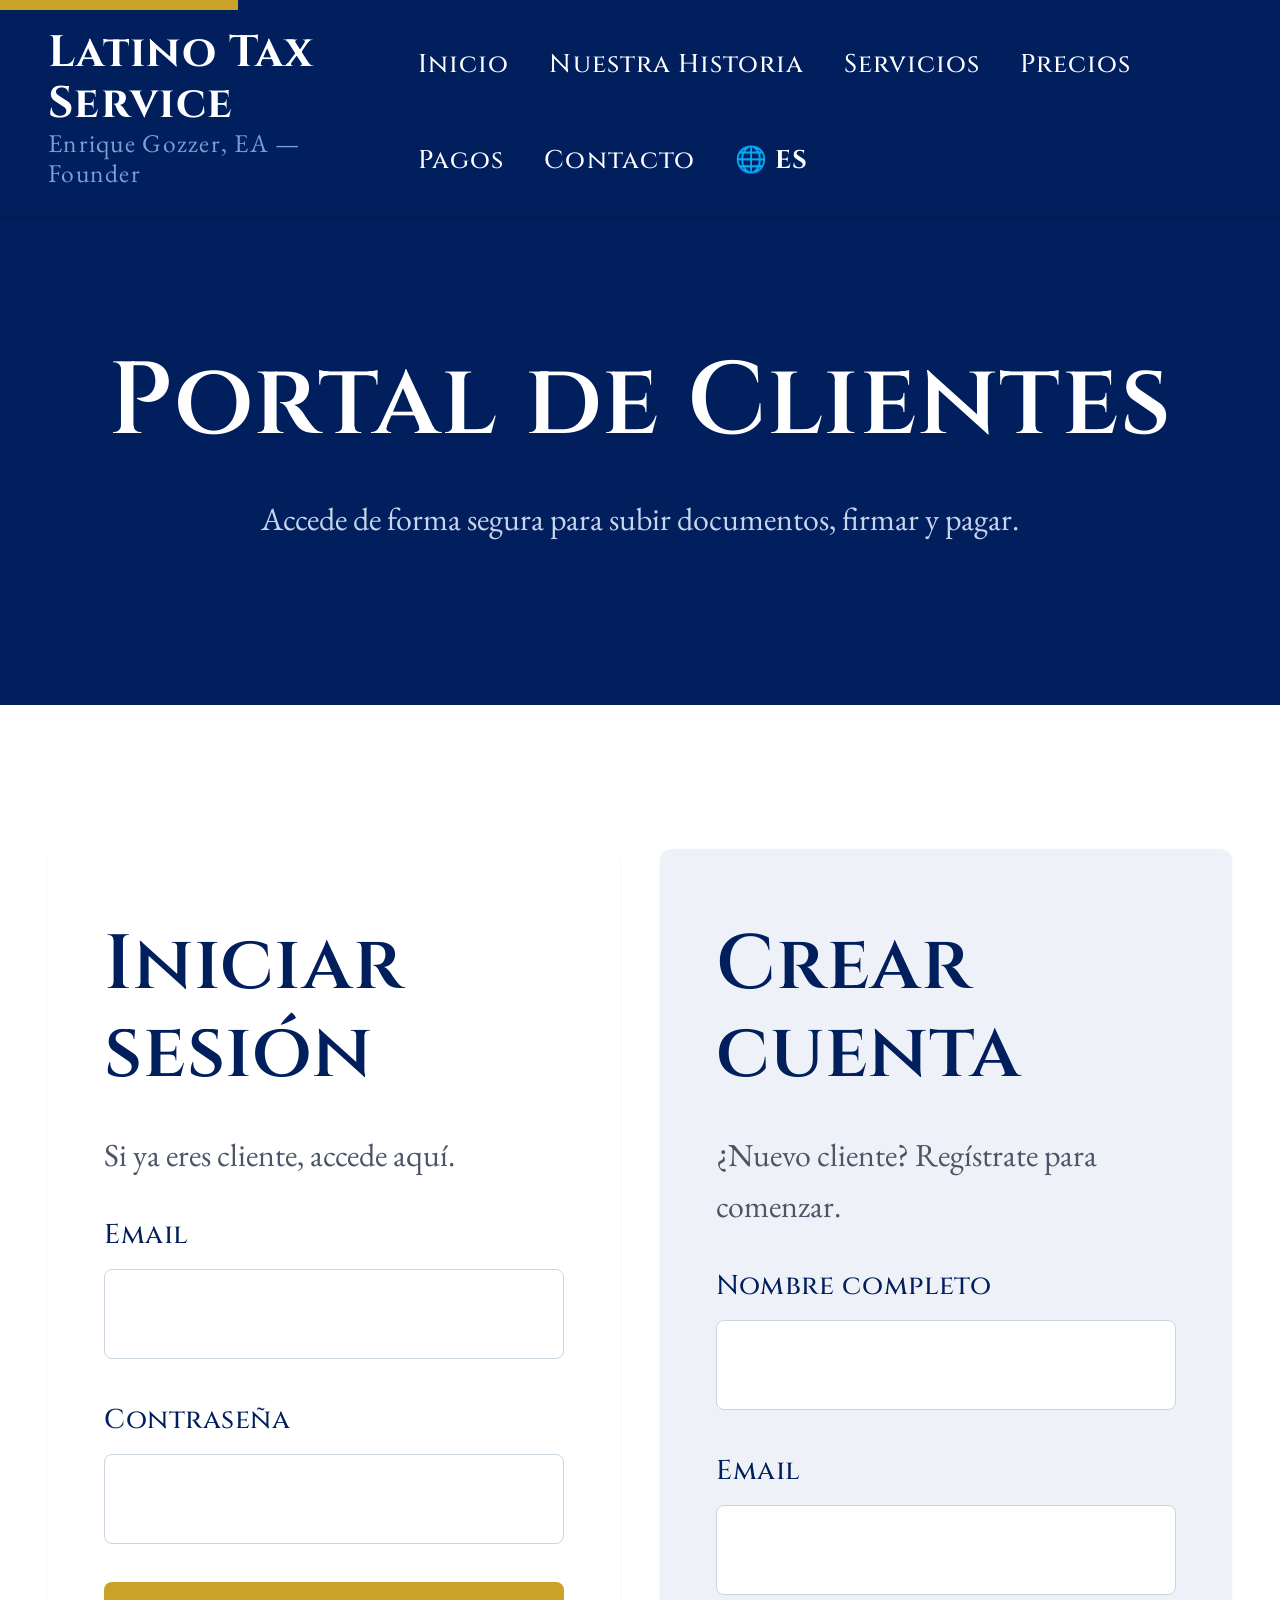
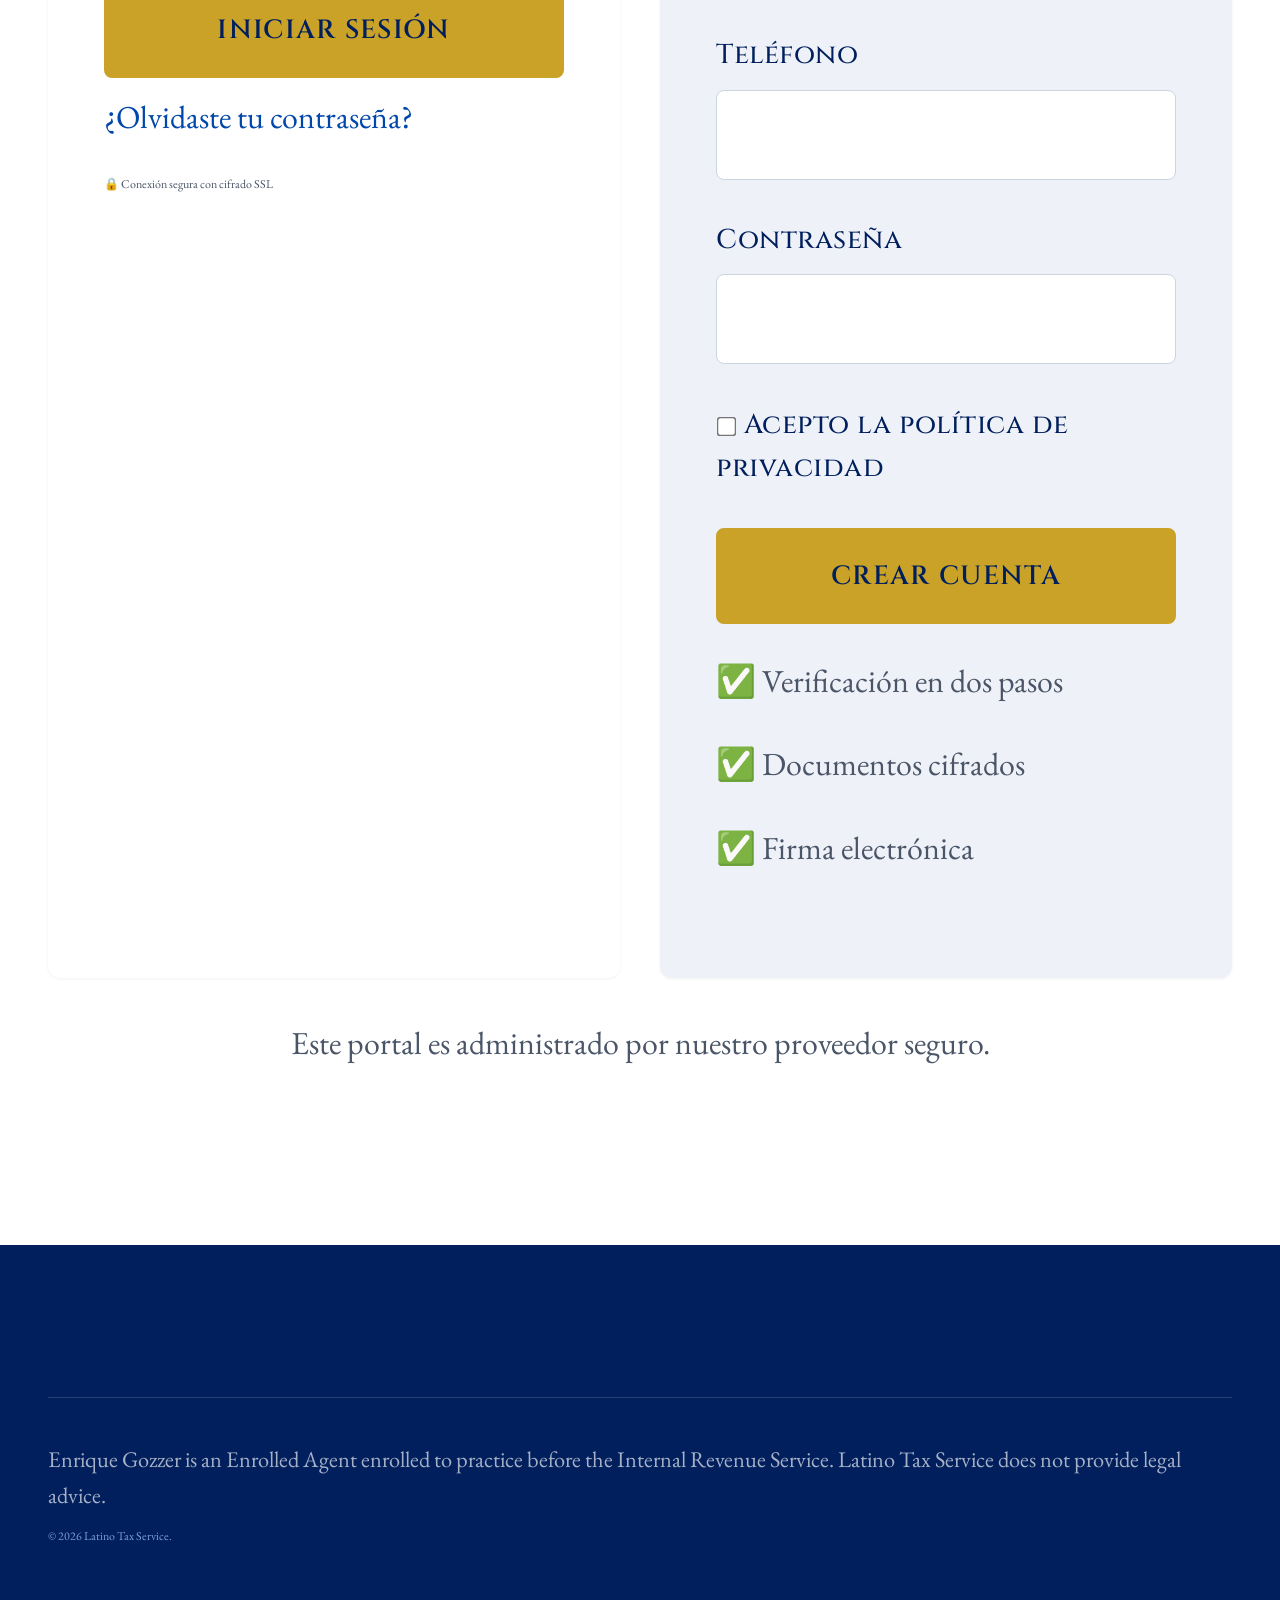
<file: portal.html>
<!DOCTYPE html>
<html lang="es">
<head>
<meta charset="UTF-8">
<meta name="viewport" content="width=device-width, initial-scale=1.0">
<title>Portal — Latino Tax Service</title>
<link href="https://fonts.googleapis.com/css2?family=Cinzel:wght@500;600;700&family=EB+Garamond:wght@400;500;600&display=swap" rel="stylesheet">
<link rel="stylesheet" href="css/styles.css">
</head>
<body>
<a href="#main" class="skip-link" data-i18n="skip">Saltar al contenido</a>

<header class="site-header">
  <div class="container header-inner">
    <a href="index.html" class="logo">
      <span class="logo-main">Latino Tax Service</span>
      <span class="logo-sub">Enrique Gozzer, EA — Founder</span>
    </a>
    <nav class="nav-desktop">
      <ul class="nav-list">
        <li><a href="index.html" data-i18n="nav_home">Inicio</a></li>
        <li><a href="historia.html" data-i18n="nav_story">Nuestra Historia</a></li>
        <li><a href="servicios.html" data-i18n="nav_services">Servicios</a></li>
        <li><a href="precios.html" data-i18n="nav_pricing">Precios</a></li>
        <li><a href="pagos.html" data-i18n="nav_payments">Pagos</a></li>
        <li><a href="contacto.html" data-i18n="nav_contact">Contacto</a></li>
        <li><a href="#" class="lang-toggle" style="font-weight:700;">🌐 <span class="lang-current">ES</span></a></li>
      </ul>
    </nav>
    <button class="mobile-toggle" aria-label="Menú">☰</button>
  </div>
</header>

<main id="main">

<section class="hero page-hero">
  <div class="container text-center">
    <h1 data-i18n="portal_hero">Portal de Clientes</h1>
    <p style="color:#c8d5ed;" data-i18n="portal_sub">Accede de forma segura para subir documentos, firmar y pagar.</p>
  </div>
</section>

<section class="section">
  <div class="container">
    <div class="grid grid-2" style="gap:2.5rem;">
      <div class="card">
        <h2 data-i18n="portal_login">Iniciar sesión</h2>
        <p class="text-muted" data-i18n="portal_login_sub">Si ya eres cliente, accede aquí.</p>
        <form onsubmit="event.preventDefault(); window.location.href='#';">
          <div class="form-group"><label for="login-email">Email</label><input type="email" id="login-email" required></div>
          <div class="form-group"><label for="login-pass" data-i18n="portal_password">Contraseña</label><input type="password" id="login-pass" required></div>
          <button type="submit" class="btn btn-primary" style="width:100%;" data-i18n="portal_login">Iniciar sesión</button>
        </form>
        <p style="margin-top:0.85rem;"><a href="#" data-i18n="portal_forgot">¿Olvidaste tu contraseña?</a></p>
        <p class="text-muted" style="font-size:0.75rem;" data-i18n="portal_secure">🔒 Conexión segura con cifrado SSL</p>
      </div>
      <div class="card" style="background:var(--gray-light);">
        <h2 data-i18n="portal_register">Crear cuenta</h2>
        <p class="text-muted" data-i18n="portal_register_sub">¿Nuevo cliente? Regístrate para comenzar.</p>
        <form onsubmit="event.preventDefault(); window.location.href='#';">
          <div class="form-group"><label data-i18n="contact_name">Nombre completo</label><input type="text" required></div>
          <div class="form-group"><label>Email</label><input type="email" required></div>
          <div class="form-group"><label data-i18n="contact_phone">Teléfono</label><input type="tel" required></div>
          <div class="form-group"><label data-i18n="portal_password">Contraseña</label><input type="password" required></div>
          <div class="form-group"><label class="checkbox-label"><input type="checkbox" required> <span data-i18n="contact_privacy">Acepto términos</span></label></div>
          <button type="submit" class="btn btn-primary" style="width:100%;" data-i18n="portal_create">Crear cuenta</button>
        </form>
        <div style="margin-top:1.25rem; font-size:0.82rem; color:var(--text-muted);">
          <p>✅ <span data-i18n="portal_2fa">Verificación en dos pasos</span></p>
          <p>✅ <span data-i18n="portal_crypto">Documentos cifrados</span></p>
          <p>✅ <span data-i18n="portal_esign">Firma electrónica</span></p>
        </div>
      </div>
    </div>
    <p class="text-center text-muted" style="margin-top:2.5rem;" data-i18n="portal_note">Este portal es administrado por nuestro proveedor seguro.</p>
  </div>
</section>

</main>

<footer class="site-footer">
  <div class="container">
    <div class="disclaimer">Enrique Gozzer is an Enrolled Agent enrolled to practice before the Internal Revenue Service. Latino Tax Service does not provide legal advice.</div>
    <p style="margin-top:0.85rem; color:#7AA0D9; font-size:0.75rem;">© <span id="year">2025</span> Latino Tax Service.</p>
  </div>
</footer>

<script src="js/i18n.js"></script>
<script src="js/main.js"></script>
</body>
</html>
</file>
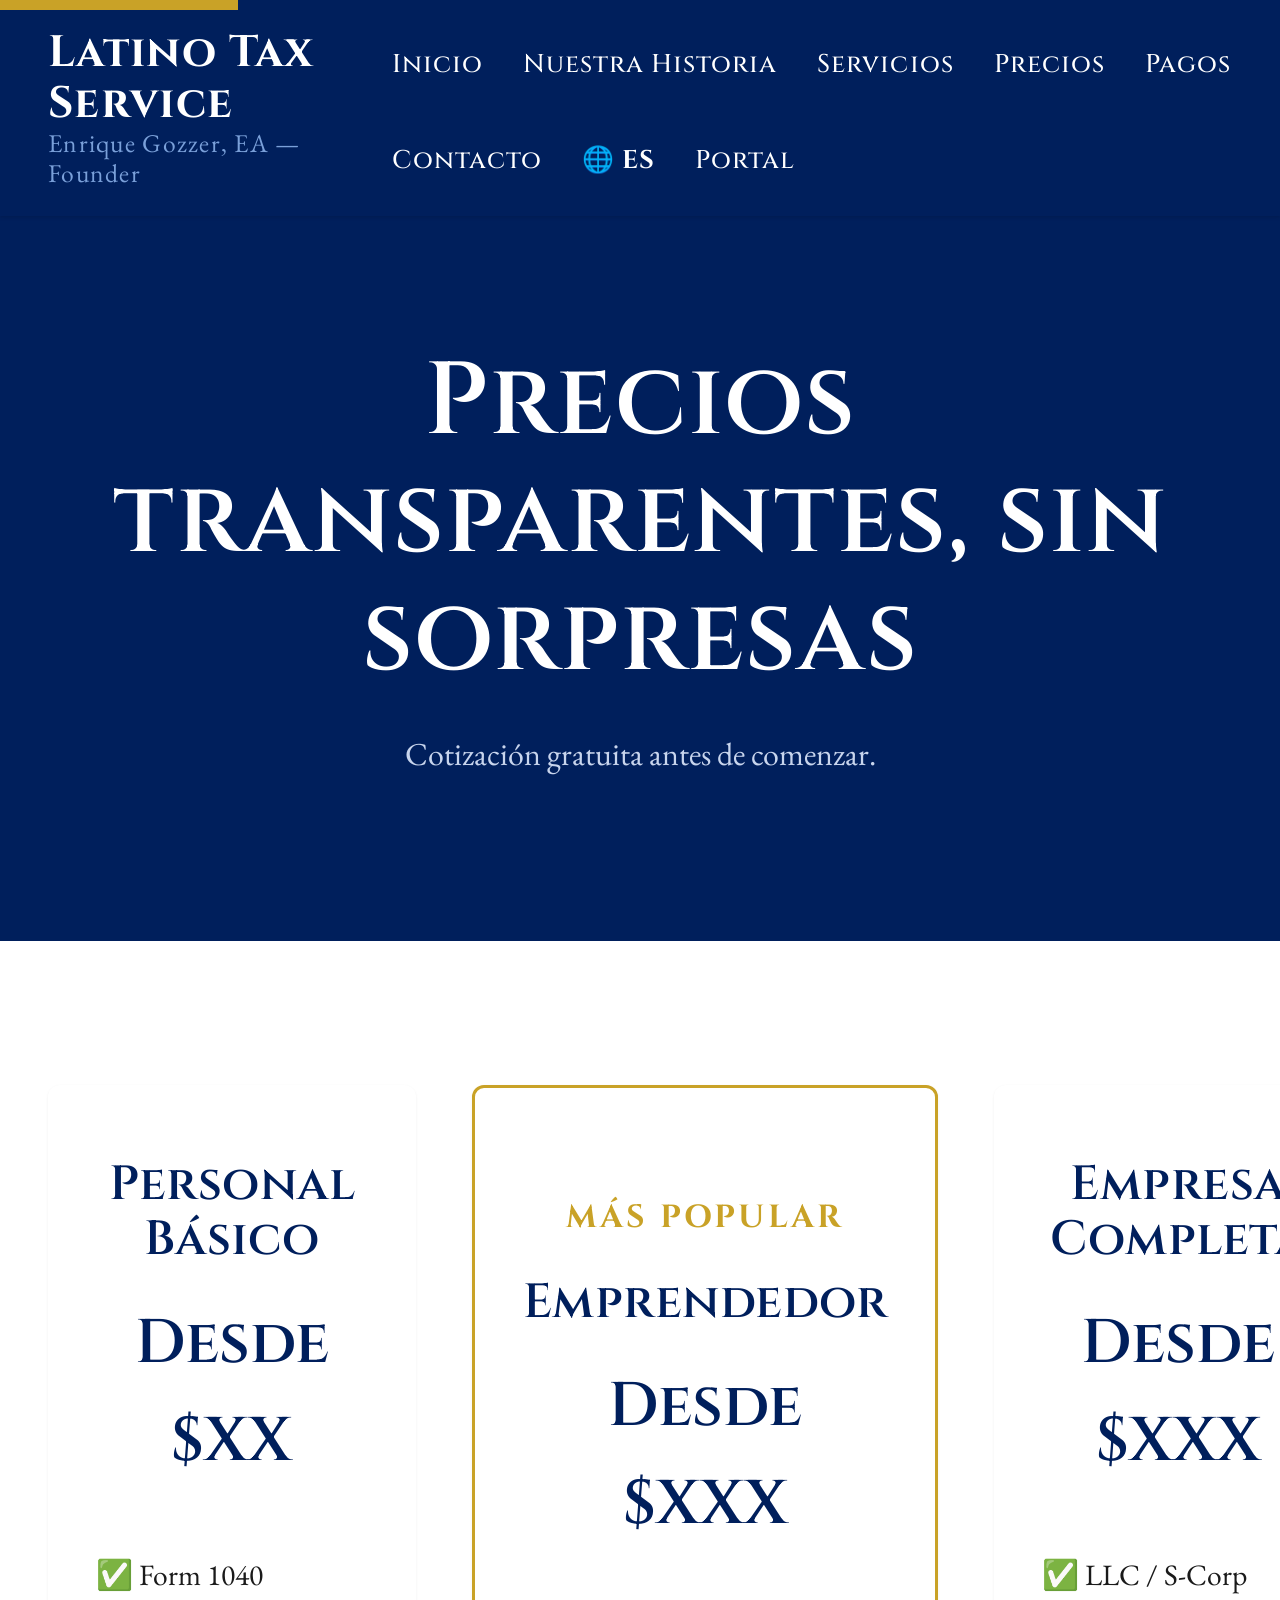
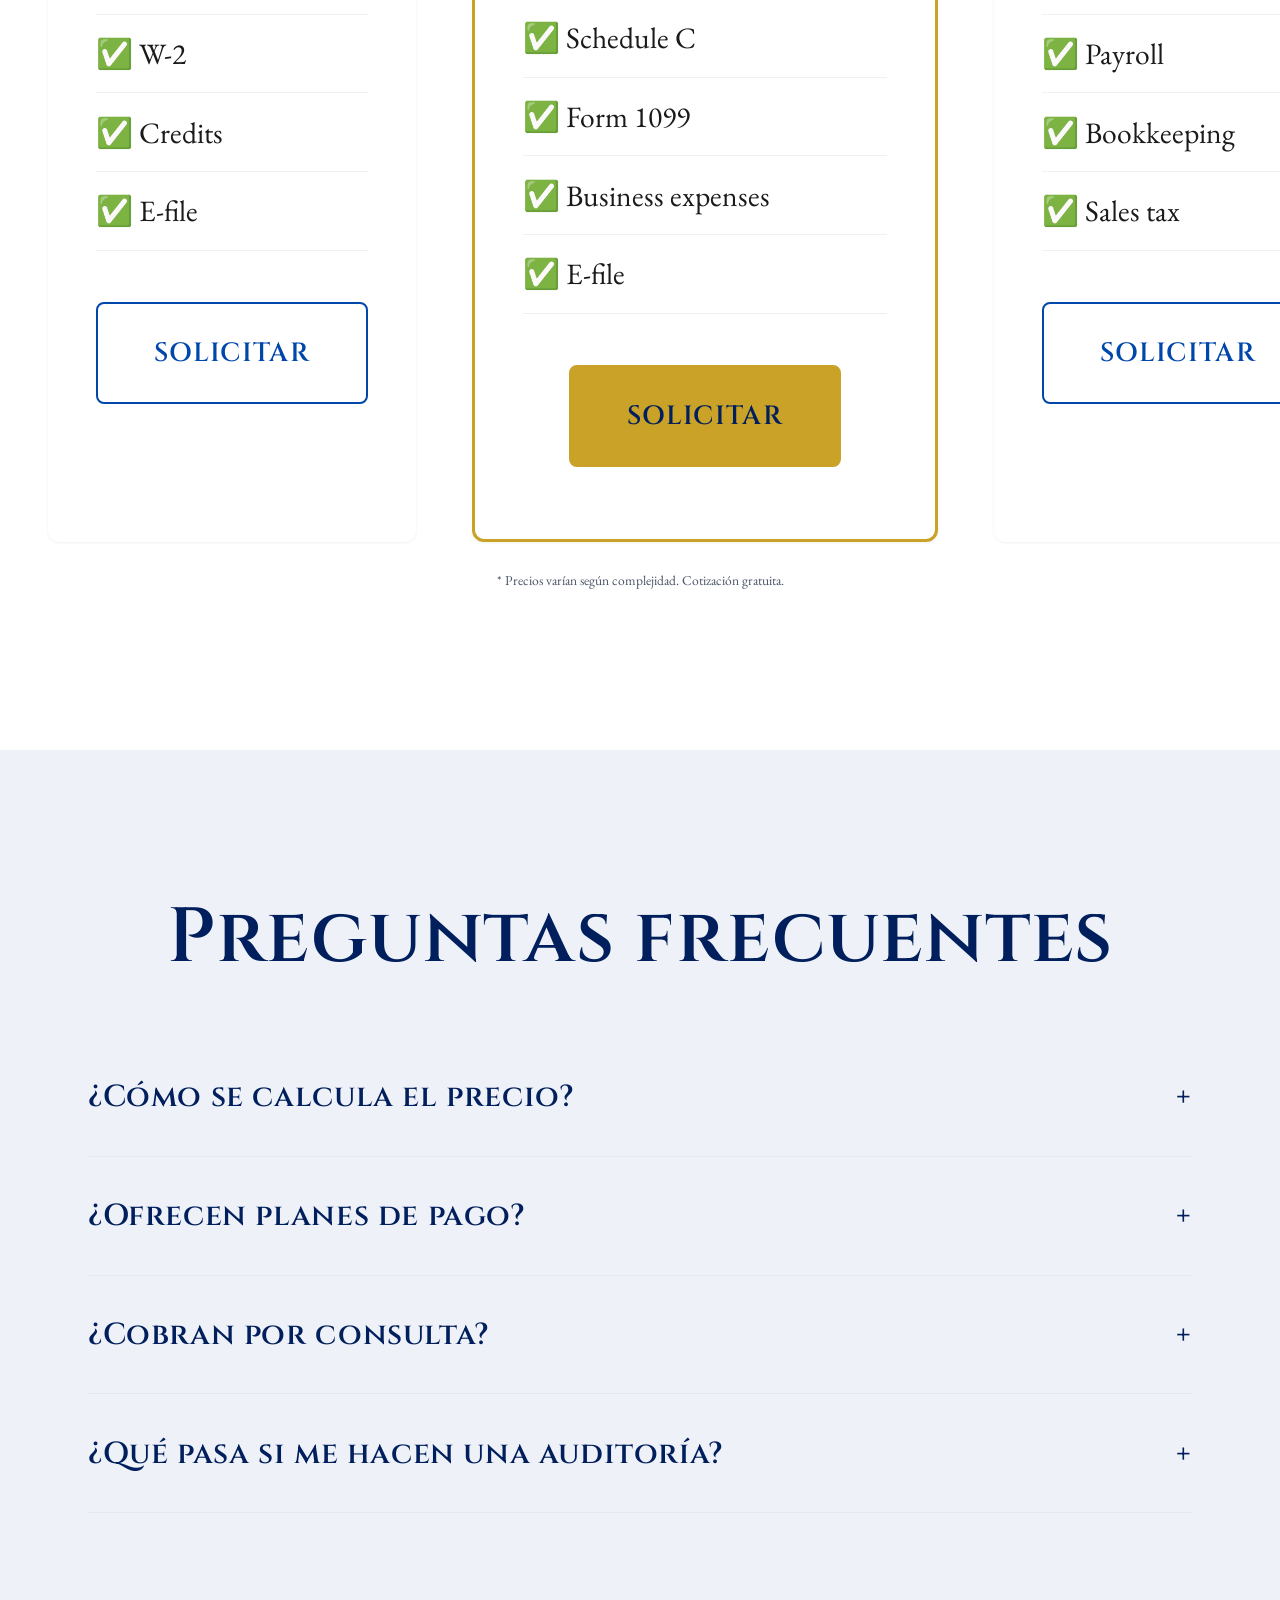
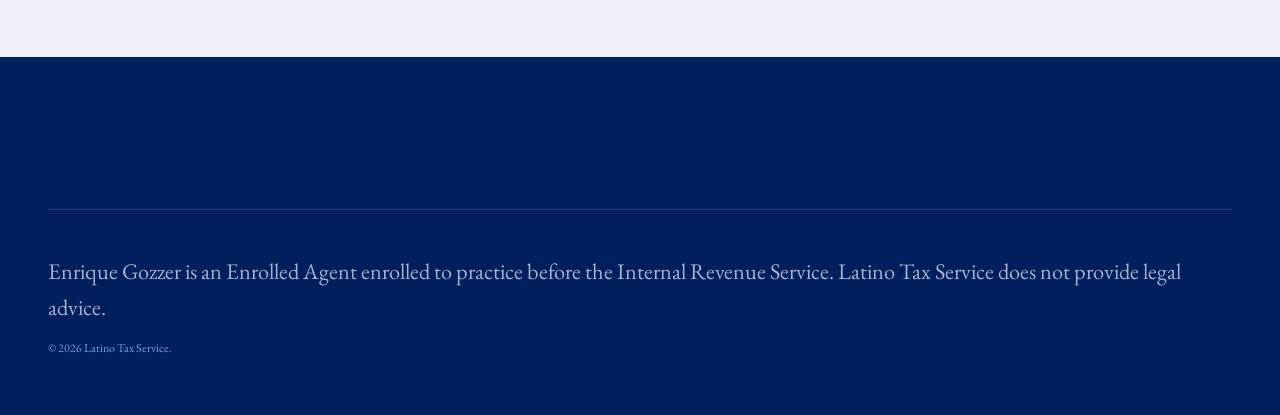
<file: precios.html>
<!DOCTYPE html>
<html lang="es">
<head>
<meta charset="UTF-8">
<meta name="viewport" content="width=device-width, initial-scale=1.0">
<title>Precios — Latino Tax Service</title>
<link href="https://fonts.googleapis.com/css2?family=Cinzel:wght@500;600;700&family=EB+Garamond:wght@400;500;600&display=swap" rel="stylesheet">
<link rel="stylesheet" href="css/styles.css">
</head>
<body>
<a href="#main" class="skip-link" data-i18n="skip">Saltar al contenido</a>

<header class="site-header">
  <div class="container header-inner">
    <a href="index.html" class="logo">
      <span class="logo-main">Latino Tax Service</span>
      <span class="logo-sub">Enrique Gozzer, EA — Founder</span>
    </a>
    <nav class="nav-desktop">
      <ul class="nav-list">
        <li><a href="index.html" data-i18n="nav_home">Inicio</a></li>
        <li><a href="historia.html" data-i18n="nav_story">Nuestra Historia</a></li>
        <li><a href="servicios.html" data-i18n="nav_services">Servicios</a></li>
        <li><a href="precios.html" data-i18n="nav_pricing">Precios</a></li>
        <li><a href="pagos.html" data-i18n="nav_payments">Pagos</a></li>
        <li><a href="contacto.html" data-i18n="nav_contact">Contacto</a></li>
        <li><a href="#" class="lang-toggle" style="font-weight:700;">🌐 <span class="lang-current">ES</span></a></li>
        <li><a href="portal.html" data-i18n="nav_portal">Portal</a></li>
      </ul>
    </nav>
    <button class="mobile-toggle" aria-label="Menú">☰</button>
  </div>
</header>

<main id="main">

<section class="hero page-hero">
  <div class="container text-center">
    <h1 data-i18n="pricing_hero">Precios transparentes, sin sorpresas</h1>
    <p style="color:#c8d5ed;" data-i18n="pricing_sub">Cotización gratuita antes de comenzar.</p>
  </div>
</section>

<section class="section">
  <div class="container">
    <div class="grid grid-3">
      <div class="card price-card">
        <h3 data-i18n="price_basic">Personal Básico</h3>
        <div class="price-amount"><span data-i18n="price_from">Desde</span> $XX</div>
        <ul class="price-features"><li>✅ Form 1040</li><li>✅ W-2</li><li>✅ Credits</li><li>✅ E-file</li></ul>
        <a href="contacto.html" class="btn btn-outline" data-i18n="price_request">Solicitar</a>
      </div>
      <div class="card price-card card-featured">
        <p class="featured-tag" data-i18n="price_popular">MÁS POPULAR</p>
        <h3 data-i18n="price_entrepreneur">Emprendedor</h3>
        <div class="price-amount"><span data-i18n="price_from">Desde</span> $XXX</div>
        <ul class="price-features"><li>✅ Schedule C</li><li>✅ Form 1099</li><li>✅ Business expenses</li><li>✅ E-file</li></ul>
        <a href="contacto.html" class="btn btn-primary" data-i18n="price_request">Solicitar</a>
      </div>
      <div class="card price-card">
        <h3 data-i18n="price_business">Empresa Completa</h3>
        <div class="price-amount"><span data-i18n="price_from">Desde</span> $XXX</div>
        <ul class="price-features"><li>✅ LLC / S-Corp</li><li>✅ Payroll</li><li>✅ Bookkeeping</li><li>✅ Sales tax</li></ul>
        <a href="contacto.html" class="btn btn-outline" data-i18n="price_request">Solicitar</a>
      </div>
    </div>
    <p class="text-center text-muted" style="margin-top:1.75rem; font-size:0.85rem;" data-i18n="price_note">* Precios varían según complejidad. Cotización gratuita.</p>
  </div>
</section>

<section class="section bg-gray">
  <div class="container narrow">
    <h2 class="text-center mb-4" data-i18n="faq_title">Preguntas frecuentes</h2>
    <div class="accordion-item">
      <button class="accordion-trigger">¿Cómo se calcula el precio? <span>+</span></button>
      <div class="accordion-content"><p>Depende de la complejidad: número de formularios, fuentes de ingreso, deducciones, estados, y si es persona o empresa. Te damos una cotización exacta en la consulta gratuita.</p></div>
    </div>
    <div class="accordion-item">
      <button class="accordion-trigger">¿Ofrecen planes de pago? <span>+</span></button>
      <div class="accordion-content"><p>Sí. Puedes pagar en línea con tarjeta o coordinar un plan de pago.</p></div>
    </div>
    <div class="accordion-item">
      <button class="accordion-trigger">¿Cobran por consulta? <span>+</span></button>
      <div class="accordion-content"><p>La primera consulta es gratuita y sin compromiso.</p></div>
    </div>
    <div class="accordion-item">
      <button class="accordion-trigger">¿Qué pasa si me hacen una auditoría? <span>+</span></button>
      <div class="accordion-content"><p>Como Enrolled Agent, Enrique Gozzer puede representarte ante el IRS. Ofrecemos paquetes de representación según el caso.</p></div>
    </div>
  </div>
</section>

</main>

<footer class="site-footer">
  <div class="container">
    <div class="disclaimer">Enrique Gozzer is an Enrolled Agent enrolled to practice before the Internal Revenue Service. Latino Tax Service does not provide legal advice.</div>
    <p style="margin-top:0.85rem; color:#7AA0D9; font-size:0.75rem;">© <span id="year">2025</span> Latino Tax Service.</p>
  </div>
</footer>

<script src="js/i18n.js"></script>
<script src="js/main.js"></script>
</body>
</html>
</file>
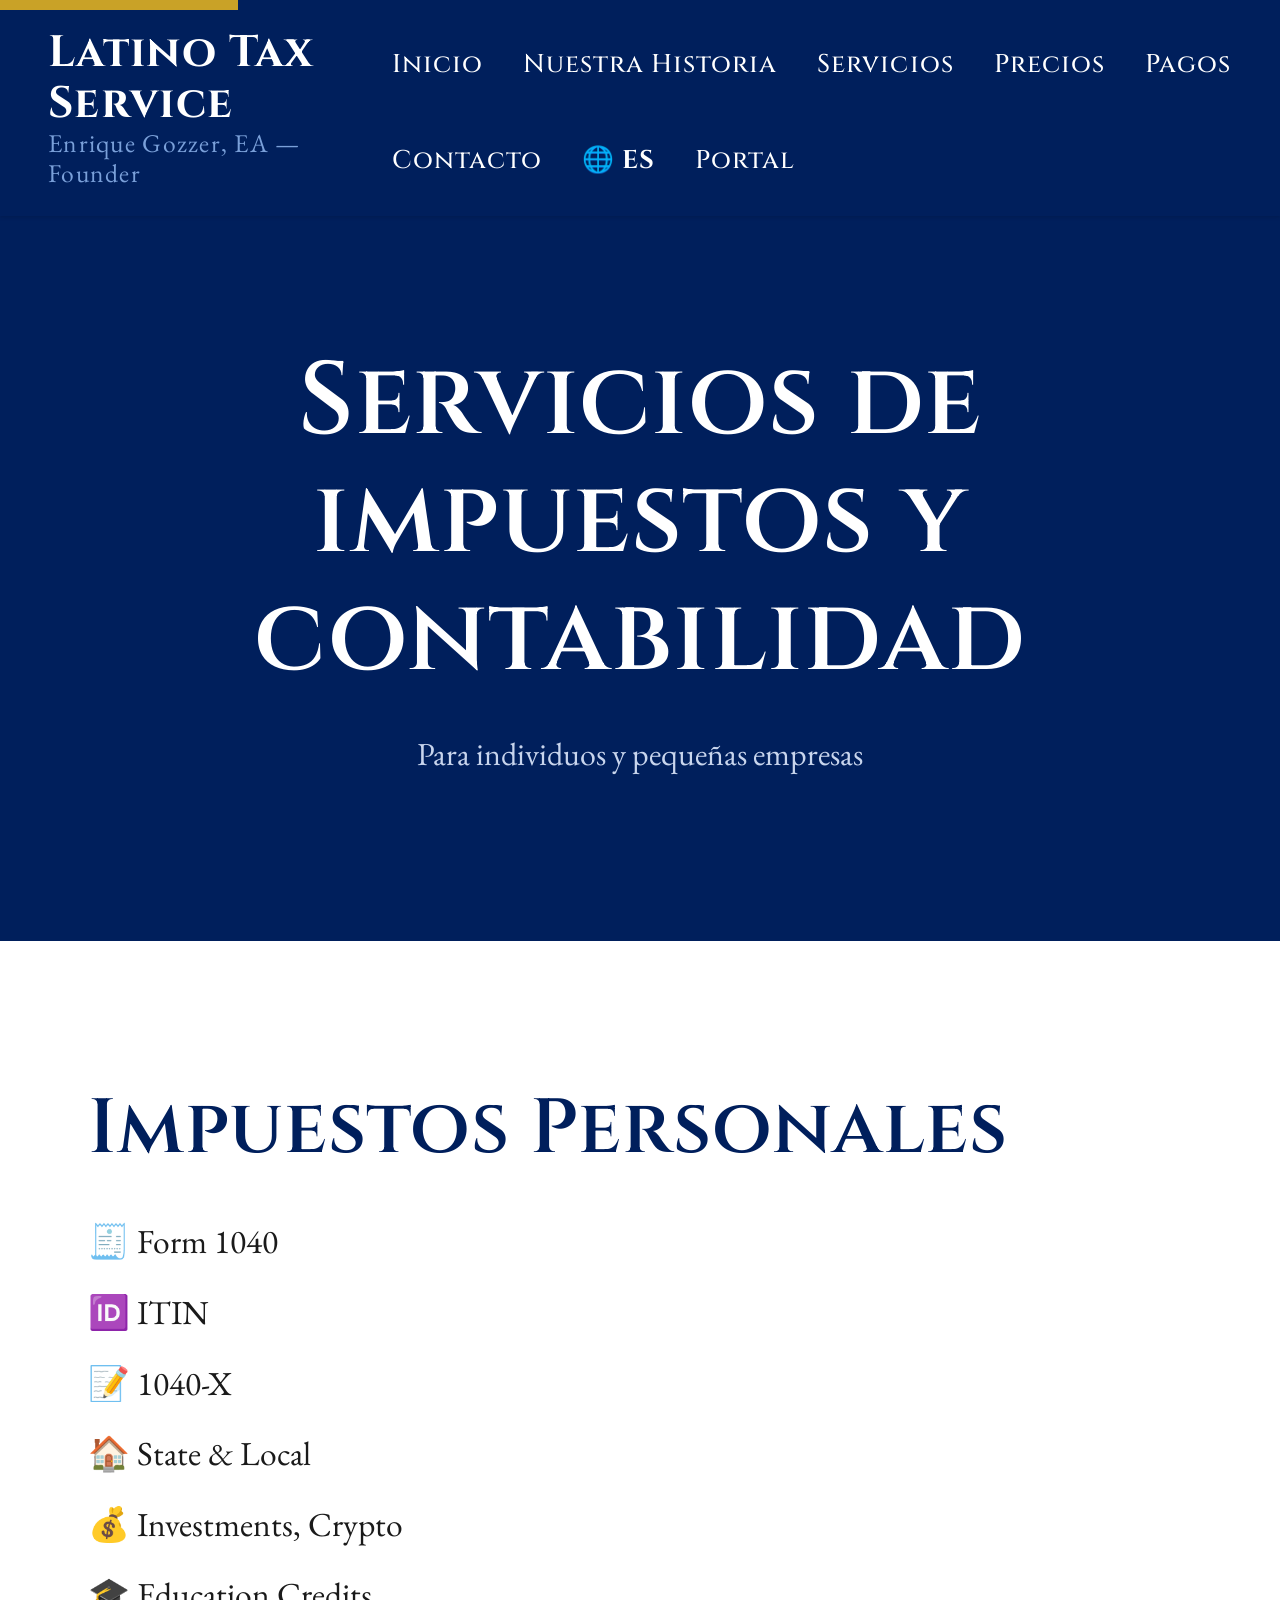
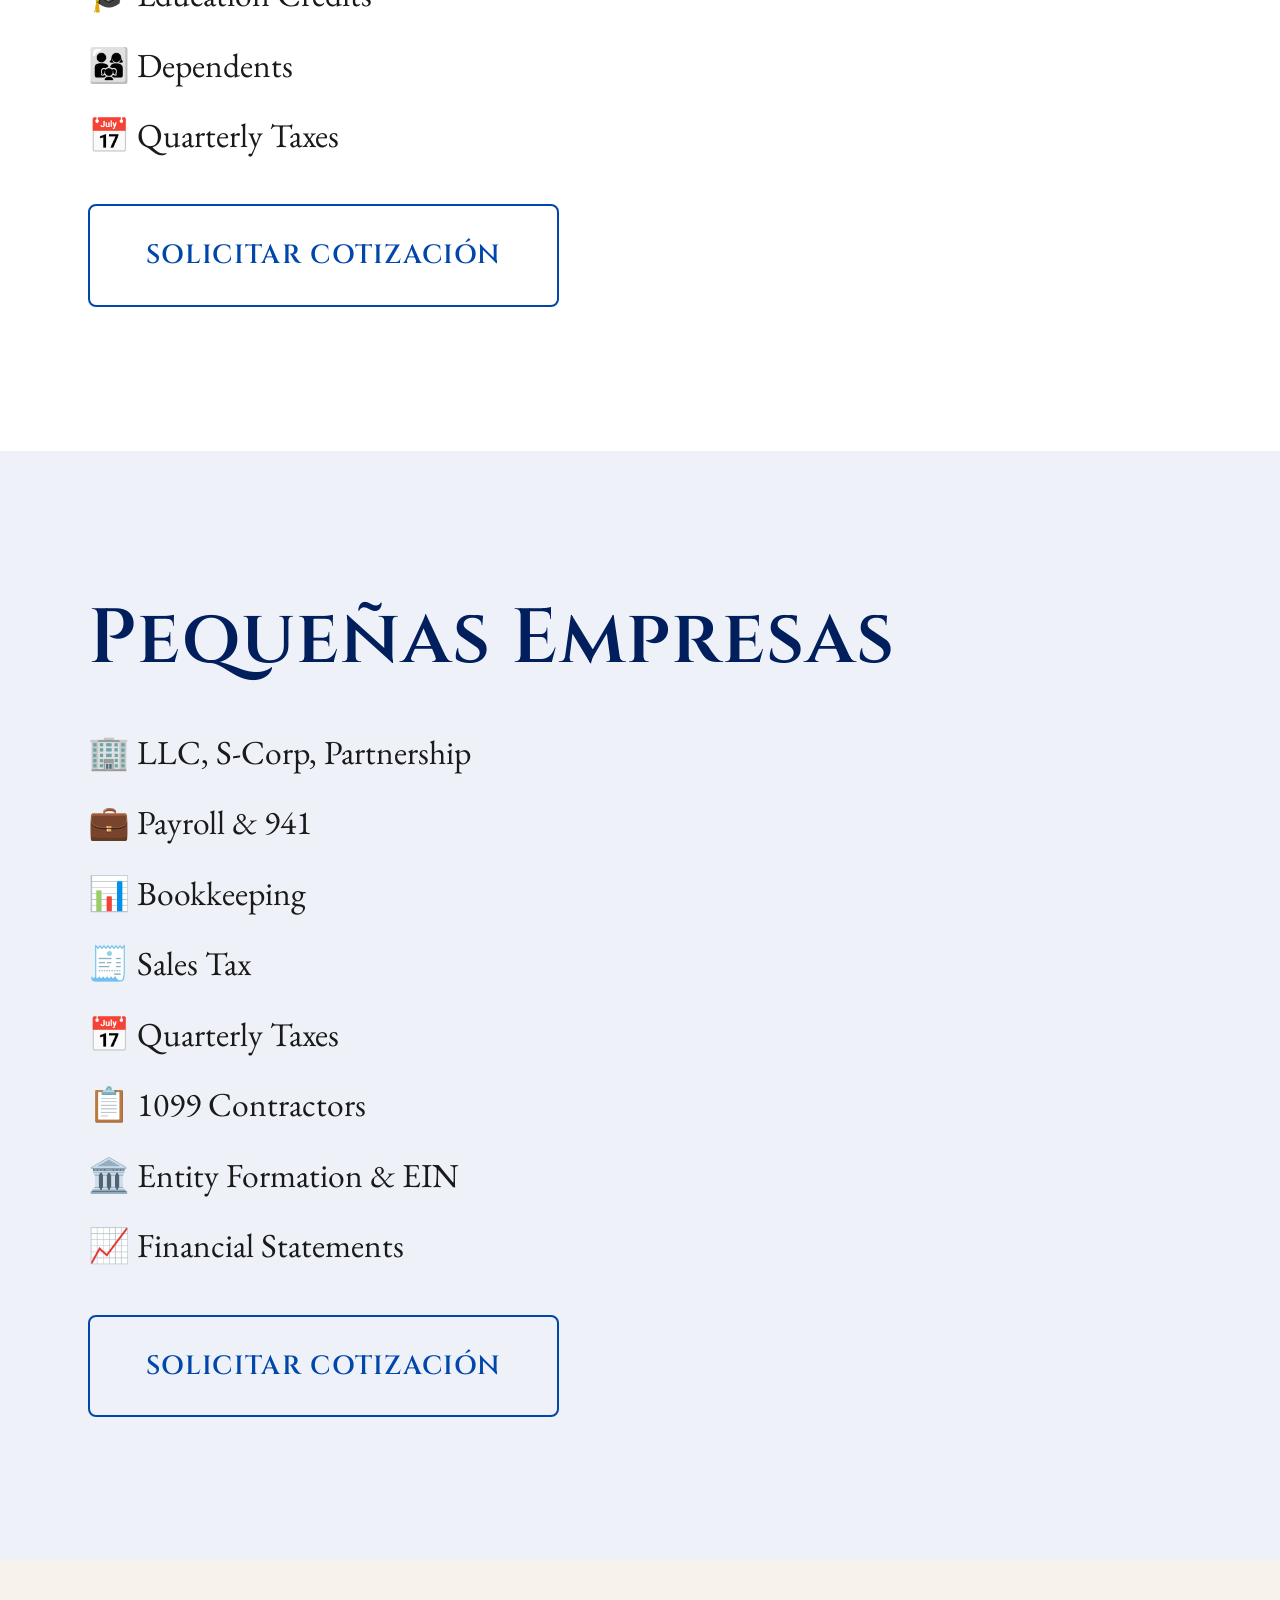
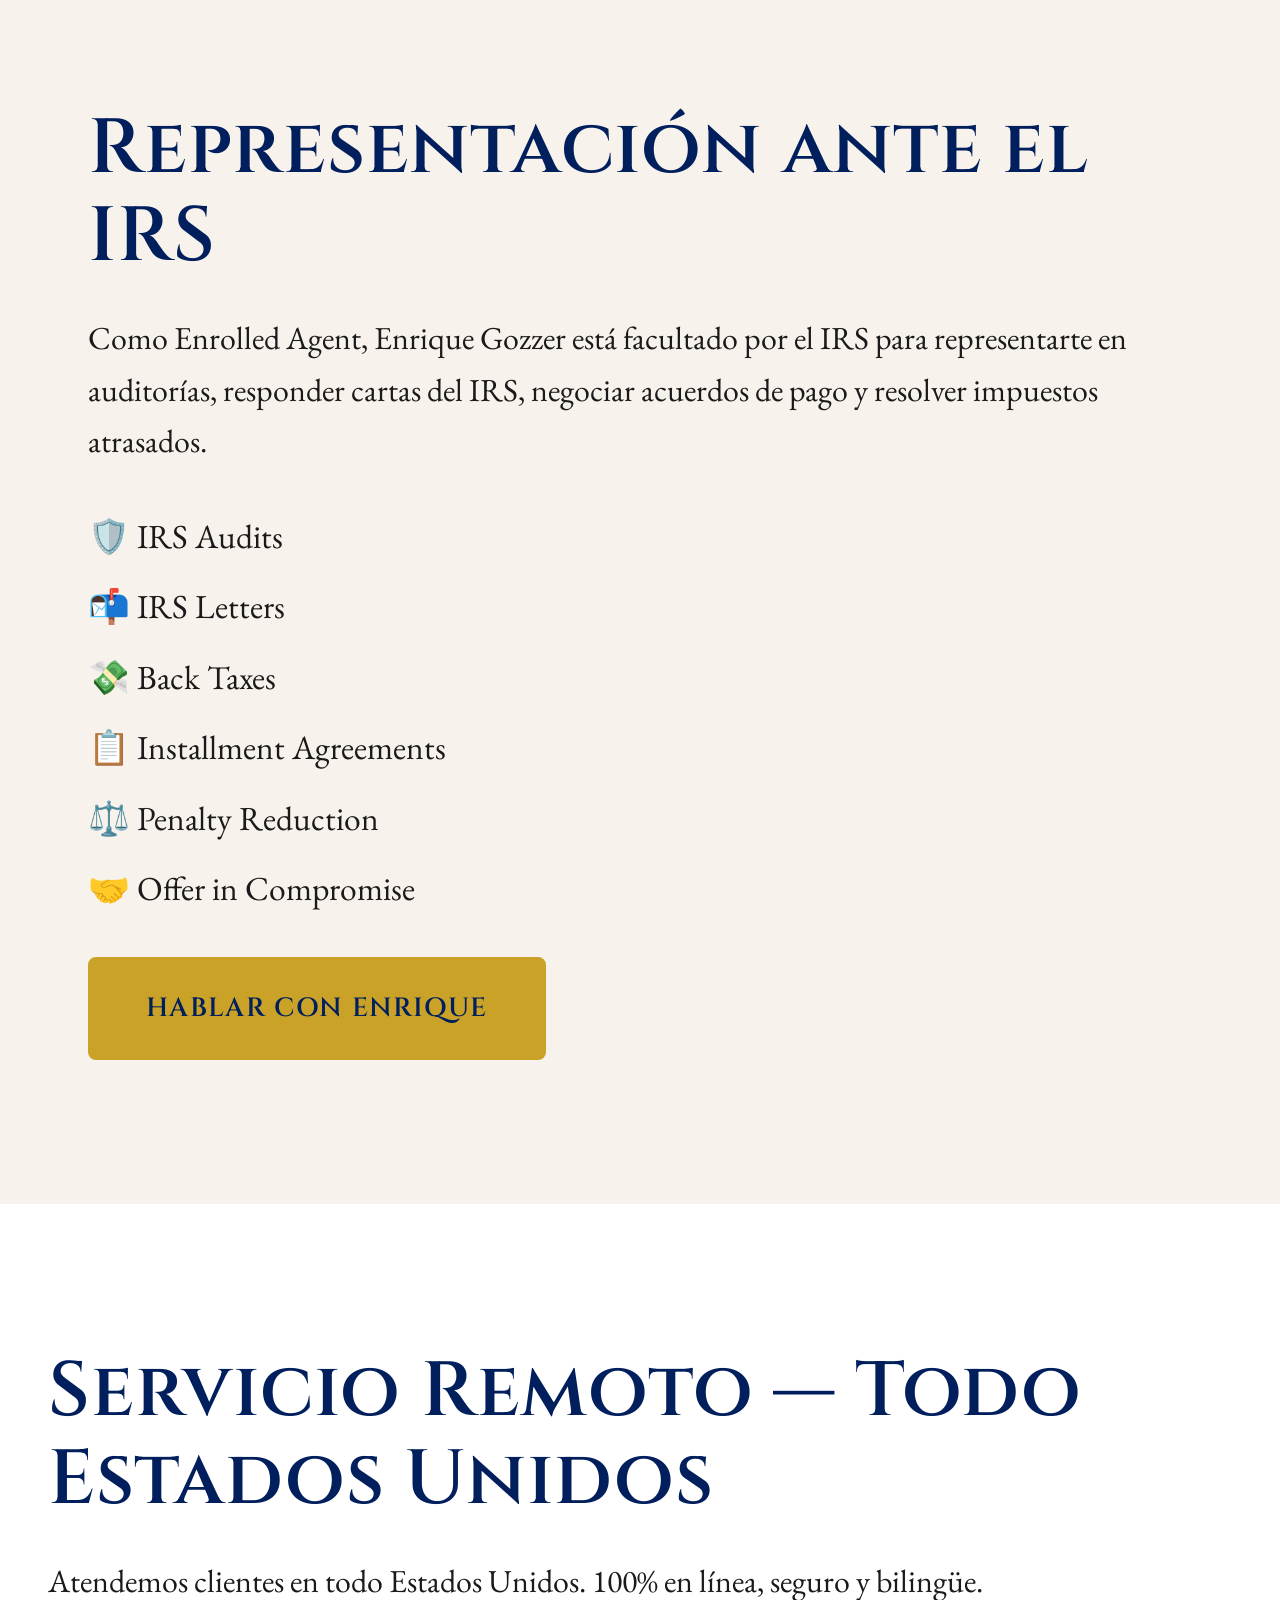
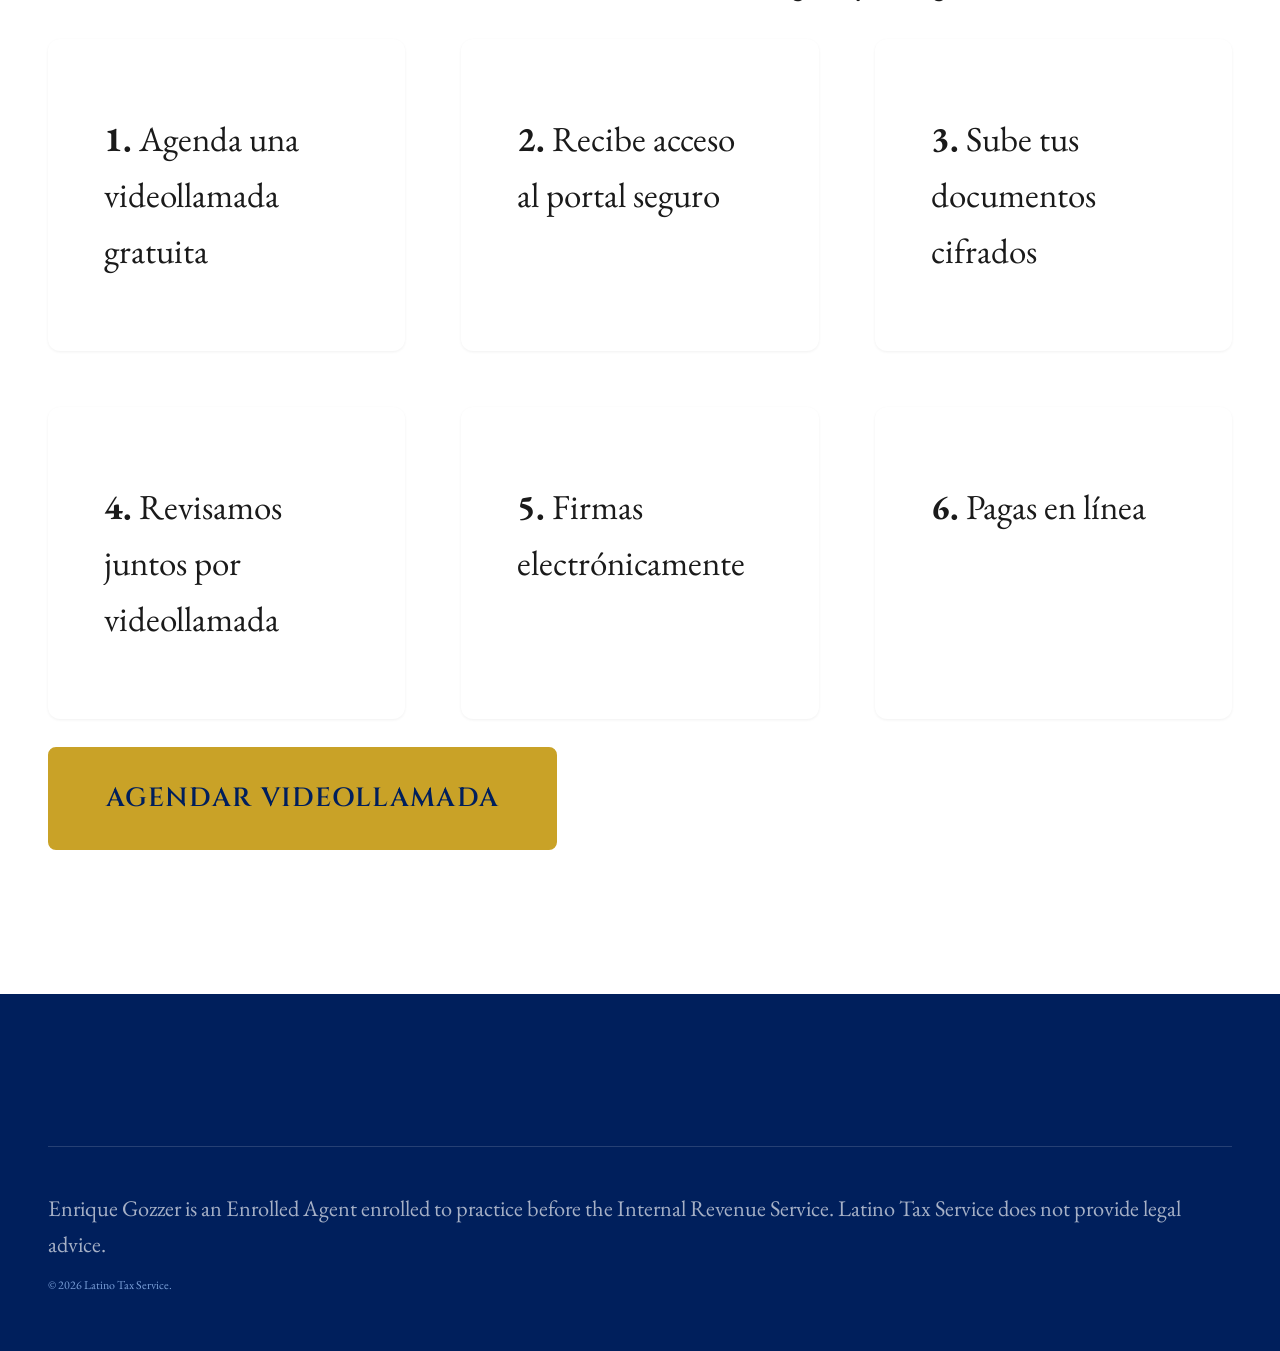
<file: servicios.html>
<!DOCTYPE html>
<html lang="es">
<head>
<meta charset="UTF-8">
<meta name="viewport" content="width=device-width, initial-scale=1.0">
<title>Servicios — Latino Tax Service</title>
<link href="https://fonts.googleapis.com/css2?family=Cinzel:wght@500;600;700&family=EB+Garamond:wght@400;500;600&display=swap" rel="stylesheet">
<link rel="stylesheet" href="css/styles.css">
</head>
<body>
<a href="#main" class="skip-link" data-i18n="skip">Saltar al contenido</a>

<header class="site-header">
  <div class="container header-inner">
    <a href="index.html" class="logo">
      <span class="logo-main">Latino Tax Service</span>
      <span class="logo-sub">Enrique Gozzer, EA — Founder</span>
    </a>
    <nav class="nav-desktop">
      <ul class="nav-list">
        <li><a href="index.html" data-i18n="nav_home">Inicio</a></li>
        <li><a href="historia.html" data-i18n="nav_story">Nuestra Historia</a></li>
        <li><a href="servicios.html" data-i18n="nav_services">Servicios</a></li>
        <li><a href="precios.html" data-i18n="nav_pricing">Precios</a></li>
        <li><a href="pagos.html" data-i18n="nav_payments">Pagos</a></li>
        <li><a href="contacto.html" data-i18n="nav_contact">Contacto</a></li>
        <li><a href="#" class="lang-toggle" style="font-weight:700;">🌐 <span class="lang-current">ES</span></a></li>
        <li><a href="portal.html" data-i18n="nav_portal">Portal</a></li>
      </ul>
    </nav>
    <button class="mobile-toggle" aria-label="Menú">☰</button>
  </div>
</header>

<main id="main">

<section class="hero page-hero">
  <div class="container text-center">
    <h1 data-i18n="srv_hero">Servicios de impuestos y contabilidad</h1>
    <p style="color:#c8d5ed;" data-i18n="srv_hero_sub">Para individuos y pequeñas empresas</p>
  </div>
</section>

<section class="section">
  <div class="container narrow">
    <h2 data-i18n="srv_personal_h">Impuestos Personales</h2>
    <ul class="service-list">
      <li>🧾 Form 1040</li><li>🆔 ITIN</li><li>📝 1040-X</li>
      <li>🏠 State & Local</li><li>💰 Investments, Crypto</li>
      <li>🎓 Education Credits</li><li>👨‍👩‍👧 Dependents</li><li>📅 Quarterly Taxes</li>
    </ul>
    <a href="contacto.html" class="btn btn-outline" data-i18n="srv_quote">Solicitar cotización</a>
  </div>
</section>

<section class="section bg-gray">
  <div class="container narrow">
    <h2 data-i18n="srv_business_h">Pequeñas Empresas</h2>
    <ul class="service-list">
      <li>🏢 LLC, S-Corp, Partnership</li><li>💼 Payroll & 941</li>
      <li>📊 Bookkeeping</li><li>🧾 Sales Tax</li>
      <li>📅 Quarterly Taxes</li><li>📋 1099 Contractors</li>
      <li>🏛️ Entity Formation & EIN</li><li>📈 Financial Statements</li>
    </ul>
    <a href="contacto.html" class="btn btn-outline" data-i18n="srv_quote">Solicitar cotización</a>
  </div>
</section>

<section class="section bg-cream">
  <div class="container narrow">
    <h2 data-i18n="srv_irs_h">Representación ante el IRS</h2>
    <p data-i18n="srv_irs_p">Como Enrolled Agent, Enrique Gozzer está facultado por el IRS para representarte en auditorías, responder cartas del IRS, negociar acuerdos de pago y resolver impuestos atrasados.</p>
    <ul class="service-list">
      <li>🛡️ IRS Audits</li><li>📬 IRS Letters</li>
      <li>💸 Back Taxes</li><li>📋 Installment Agreements</li>
      <li>⚖️ Penalty Reduction</li><li>🤝 Offer in Compromise</li>
    </ul>
    <a href="contacto.html" class="btn btn-primary" data-i18n="srv_talk">Hablar con Enrique</a>
  </div>
</section>

<section class="section">
  <div class="container">
    <h2 data-i18n="srv_remote_h">Servicio Remoto — Todo Estados Unidos</h2>
    <p data-i18n="srv_remote_p">Atendemos clientes en todo Estados Unidos. 100% en línea, seguro y bilingüe.</p>
    <div class="grid grid-3" style="margin-top:1.75rem;">
      <div class="card"><strong>1.</strong> <span data-i18n="srv_step1">Agenda una videollamada gratuita</span></div>
      <div class="card"><strong>2.</strong> <span data-i18n="srv_step2">Recibe acceso al portal seguro</span></div>
      <div class="card"><strong>3.</strong> <span data-i18n="srv_step3">Sube tus documentos cifrados</span></div>
      <div class="card"><strong>4.</strong> <span data-i18n="srv_step4">Revisamos juntos por videollamada</span></div>
      <div class="card"><strong>5.</strong> <span data-i18n="srv_step5">Firmas electrónicamente</span></div>
      <div class="card"><strong>6.</strong> <span data-i18n="srv_step6">Pagas en línea</span></div>
    </div>
    <a href="contacto.html" class="btn btn-primary" style="margin-top:1.75rem;" data-i18n="srv_video">Agendar videollamada</a>
  </div>
</section>

</main>

<footer class="site-footer">
  <div class="container">
    <div class="disclaimer">Enrique Gozzer is an Enrolled Agent enrolled to practice before the Internal Revenue Service. Latino Tax Service does not provide legal advice.</div>
    <p style="margin-top:0.85rem; color:#7AA0D9; font-size:0.75rem;">© <span id="year">2025</span> Latino Tax Service.</p>
  </div>
</footer>

<script src="js/i18n.js"></script>
<script src="js/main.js"></script>
</body>
</html>
</file>
<file: css/styles.css>
:root {
  --navy: #001F5C;
  --blue: #0047AB;
  --blue-light: #7AA0D9;
  --gray-light: #EEF2F8;
  --cream: #F7F3EC;
  --white: #FFFFFF;
  --gold: #C9A227;
  --text: #1a1a1a;
  --text-muted: #4a5568;
}
* { box-sizing: border-box; }
html { scroll-behavior: smooth; }
body { font-family: 'EB Garamond', Georgia, serif; font-size: 35px; color: var(--text); background: var(--white); line-height: 1.6; margin: 0; }
h1, h2, h3, h4 { font-family: 'Cinzel', Georgia, serif; color: var(--navy); line-height: 1.15; margin: 0 0 1.75rem; letter-spacing: 0.01em; }
h1 { font-size: clamp(4rem, 8vw, 6.5rem); font-weight: 600; }
h2 { font-size: clamp(3.2rem, 6vw, 5rem); font-weight: 600; }
h3 { font-size: clamp(2.4rem, 3.8vw, 3rem); font-weight: 600; }
h4 { font-size: 2rem; font-weight: 600; }
a { color: var(--blue); text-decoration: none; transition: color 0.2s; }
a:hover { color: var(--gold); }

.hero-eyebrow { font-family: 'Cinzel', serif; font-size: 1.8rem; letter-spacing: 0.22em; text-transform: uppercase; color: var(--gold); margin: 0 0 1.75rem; font-weight: 600; }

.container { max-width: 1600px; margin: 0 auto; padding: 0 3rem; }
.narrow { max-width: 1200px; }
.text-center { text-align: center; }
.mb-4 { margin-bottom: 3.5rem; }
.align-center { align-items: center; }

.btn { display: inline-block; padding: 1.75rem 3.5rem; border-radius: 8px; font-family: 'Cinzel', serif; font-weight: 600; font-size: 1.65rem; letter-spacing: 0.05em; text-align: center; cursor: pointer; border: 2px solid transparent; transition: all 0.2s; text-decoration: none; text-transform: uppercase; }
.btn-sm { padding: 1rem 2rem; font-size: 1.5rem; }
.btn-primary { background: var(--gold); color: var(--navy); border-color: var(--gold); }
.btn-primary:hover { background: #b8922a; color: var(--navy); }
.btn-secondary { background: transparent; color: var(--white); border-color: var(--white); }
.btn-secondary:hover { background: var(--white); color: var(--navy); }
.btn-outline { background: transparent; color: var(--blue); border-color: var(--blue); }
.btn-outline:hover { background: var(--blue); color: var(--white); }

.section { padding: 9rem 0; }
.bg-navy { background: var(--navy); color: var(--white); }
.bg-navy h1, .bg-navy h2, .bg-navy h3 { color: var(--white); }
.bg-gray { background: var(--gray-light); }
.bg-cream { background: var(--cream); }

.site-header { position: sticky; top: 0; z-index: 50; background: var(--navy); color: var(--white); padding: 1.75rem 0; box-shadow: 0 1px 4px rgba(0,0,0,0.15); }
.site-header a { color: var(--white); }
.site-header a:hover { color: var(--gold); }
.header-inner { display: flex; justify-content: space-between; align-items: center; gap: 2.5rem; }
.logo { display: flex; flex-direction: column; line-height: 1.15; }
.logo-main { font-family: 'Cinzel', serif; font-size: 2.75rem; font-weight: 700; color: var(--white); letter-spacing: 0.03em; }
.logo-sub { font-family: 'EB Garamond', serif; font-size: 1.6rem; color: var(--blue-light); letter-spacing: 0.05em; }
.nav-list { display: flex; gap: 2.5rem; list-style: none; margin: 0; padding: 0; align-items: center; flex-wrap: wrap; }
.nav-list a { font-family: 'Cinzel', serif; font-size: 1.6rem; font-weight: 500; letter-spacing: 0.04em; }

.site-footer { background: var(--navy); color: var(--white); padding: 5.5rem 0 2.75rem; font-size: 1.85rem; }
.site-footer h4 { color: var(--white); font-family: 'Cinzel', serif; font-size: 1.7rem; text-transform: uppercase; letter-spacing: 0.1em; margin-bottom: 1.85rem; }
.site-footer a { color: var(--blue-light); }
.site-footer a:hover { color: var(--gold); }
.site-footer ul { list-style: none; padding: 0; margin: 0; }
.site-footer li { margin-bottom: 1rem; }
.disclaimer { border-top: 1px solid rgba(255,255,255,0.15); margin-top: 4rem; padding-top: 2.75rem; font-size: 1.4rem; color: rgba(255,255,255,0.65); line-height: 1.6; }

.card { background: var(--white); border-radius: 12px; padding: 4.5rem 3.5rem; box-shadow: 0 1px 3px rgba(0,0,0,0.06); transition: all 0.25s; height: 100%; }
.card:hover { box-shadow: 0 4px 14px rgba(0,31,92,0.12); transform: translateY(-2px); }
.card-featured { border: 3px solid var(--gold); }
.card-icon { font-size: 4.75rem; margin-bottom: 1.85rem; }

.grid { display: grid; gap: 3.5rem; }
.grid-2 { grid-template-columns: repeat(2, 1fr); }
.grid-3 { grid-template-columns: repeat(3, 1fr); }
.grid-4 { grid-template-columns: repeat(4, 1fr); }
@media (max-width: 1200px) { .grid-3, .grid-4 { grid-template-columns: repeat(2, 1fr); } }
@media (max-width: 800px) { .grid-2, .grid-3, .grid-4 { grid-template-columns: 1fr; } }

.form-group { margin-bottom: 2.4rem; }
.form-group label { display: block; font-family: 'Cinzel', serif; font-weight: 500; margin-bottom: 0.8rem; font-size: 1.7rem; color: var(--navy); letter-spacing: 0.02em; }
.form-group input, .form-group textarea { width: 100%; padding: 1.5rem 2rem; border: 1px solid #cbd5e0; border-radius: 8px; font-family: 'EB Garamond', serif; font-size: 1.9rem; background: var(--white); }
.form-group input:focus, .form-group textarea:focus { outline: none; border-color: var(--blue); box-shadow: 0 0 0 4px rgba(0,71,171,0.12); }
.form-group textarea { min-height: 220px; resize: vertical; }
.form-error { color: #c53030; font-size: 1.5rem; margin-top: 0.5rem; display: none; }
.form-group.has-error input, .form-group.has-error textarea { border-color: #c53030; }
.form-group.has-error .form-error { display: block; }
.radio-group { display: flex; flex-direction: column; gap: 1rem; }
.radio-group label { display: flex; align-items: center; gap: 1rem; font-weight: 400; font-family: 'EB Garamond', serif; font-size: 1.9rem; cursor: pointer; letter-spacing: 0; text-transform: none; }
.radio-group input[type="radio"] { width: auto; transform: scale(1.5); }
.checkbox-label { display: flex; align-items: center; gap: 1rem; font-weight: 400; font-family: 'EB Garamond', serif; font-size: 1.9rem; }
.checkbox-label input { width: auto; transform: scale(1.5); }

.hero { background: var(--navy); color: var(--white); padding: 9rem 0; }
.hero h1, .hero h2 { color: var(--white); }
.hero-inner { display: grid; grid-template-columns: 1.3fr 1fr; gap: 5.5rem; align-items: center; }
.hero-sub { font-size: 2.15rem; color: #c8d5ed; margin-bottom: 3.5rem; line-height: 1.6; }
.hero-cta { margin-bottom: 3rem; }
.hero-img, .img-placeholder { background: rgba(255,255,255,0.07); border-radius: 12px; padding: 8rem 4rem; text-align: center; color: var(--blue-light); font-size: 1.85rem; }
.img-placeholder { background: #e2e8f2; color: #5a6b7f; }
.page-hero { padding: 8rem 0; }
@media (max-width: 1000px) { .hero-inner { grid-template-columns: 1fr; gap: 3.5rem; } }

.badge { display: inline-flex; align-items: center; gap: 0.8rem; background: rgba(255,255,255,0.1); color: var(--white); padding: 0.85rem 1.75rem; border-radius: 999px; font-family: 'Cinzel', serif; font-size: 1.45rem; letter-spacing: 0.03em; margin-right: 1rem; margin-bottom: 1rem; }

.trust-bar { background: var(--gray-light); padding: 2.75rem 0; text-align: center; font-family: 'Cinzel', serif; font-size: 1.7rem; color: var(--navy); letter-spacing: 0.03em; }
.trust-bar span { margin: 0 2rem; font-weight: 500; display: inline-block; margin-bottom: 0.5rem; }

.mobile-toggle { display: none; background: none; border: none; color: var(--white); font-size: 2.75rem; cursor: pointer; padding: 0.75rem; }
.mobile-menu { display: none; background: var(--blue); padding: 1.5rem 0; }
.mobile-menu.open { display: block; }
.mobile-menu ul { list-style: none; padding: 0; margin: 0; display: flex; flex-direction: column; }
.mobile-menu a { display: block; padding: 1.6rem 2.75rem; color: var(--white); border-bottom: 1px solid rgba(255,255,255,0.1); font-size: 1.9rem; }
@media (max-width: 1100px) {
  .nav-desktop { display: none; }
  .mobile-toggle { display: block; }
}

.skip-link { position: absolute; top: -60px; left: 0; background: var(--gold); color: var(--navy); padding: 1rem 2rem; z-index: 100; font-size: 1.5rem; }
.skip-link:focus { top: 0; }
:focus-visible { outline: 3px solid var(--gold); outline-offset: 2px; }

.whatsapp-btn { position: fixed; bottom: 2rem; right: 2rem; width: 100px; height: 100px; border-radius: 50%; background: #25D366; color: white; display: flex; align-items: center; justify-content: center; box-shadow: 0 4px 12px rgba(0,0,0,0.2); z-index: 40; font-size: 3rem; text-decoration: none; }
.whatsapp-btn:hover { transform: scale(1.08); color: white; }

.accordion-item { border-bottom: 1px solid #e2e8f0; }
.accordion-trigger { width: 100%; text-align: left; padding: 2.4rem 0; background: none; border: none; font-family: 'Cinzel', serif; font-size: 1.9rem; font-weight: 600; color: var(--navy); cursor: pointer; display: flex; justify-content: space-between; align-items: center; letter-spacing: 0.02em; }
.accordion-content { max-height: 0; overflow: hidden; transition: max-height 0.3s; color: var(--text-muted); font-size: 1.85rem; }
.accordion-content.open { max-height: 500px; padding-bottom: 2.4rem; }

.price-card { text-align: center; padding: 4.5rem 3rem; }
.price-amount { font-family: 'Cinzel', serif; font-size: 3.85rem; color: var(--navy); margin: 1rem 0 2.75rem; font-weight: 600; }
.price-features { list-style: none; padding: 0; margin: 0 0 3.2rem; text-align: left; font-size: 1.85rem; }
.price-features li { padding: 0.95rem 0; border-bottom: 1px solid #f0f0f0; }
.featured-tag { color: var(--gold); font-family: 'Cinzel', serif; font-weight: 700; font-size: 1.4rem; letter-spacing: 0.1em; text-transform: uppercase; }

.service-list { font-size: 2.1rem; line-height: 2.1; padding-left: 0; list-style: none; }
.contact-info p { margin-bottom: 1.85rem; font-size: 1.9rem; }
.text-muted { color: var(--text-muted); }

p { font-size: 2rem; }
.hero p, .section p { font-size: 2rem; }
</file>
